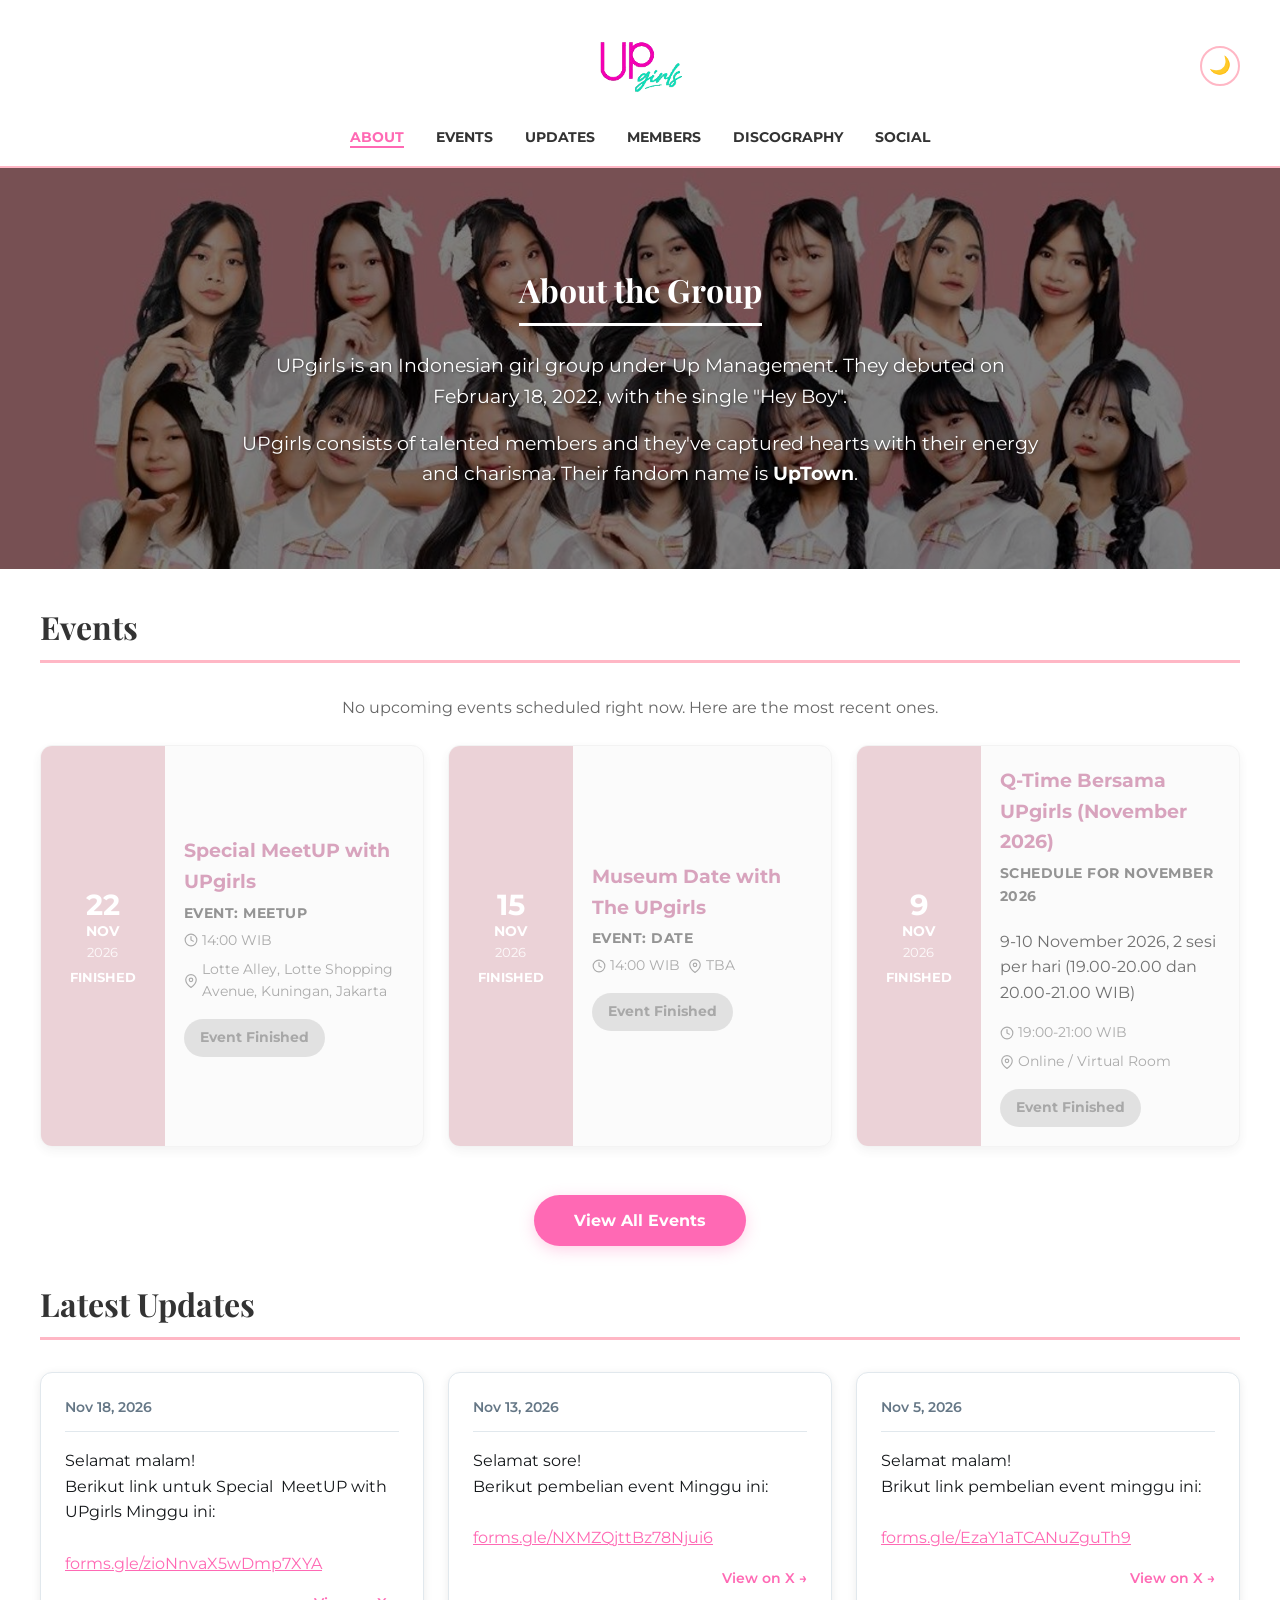
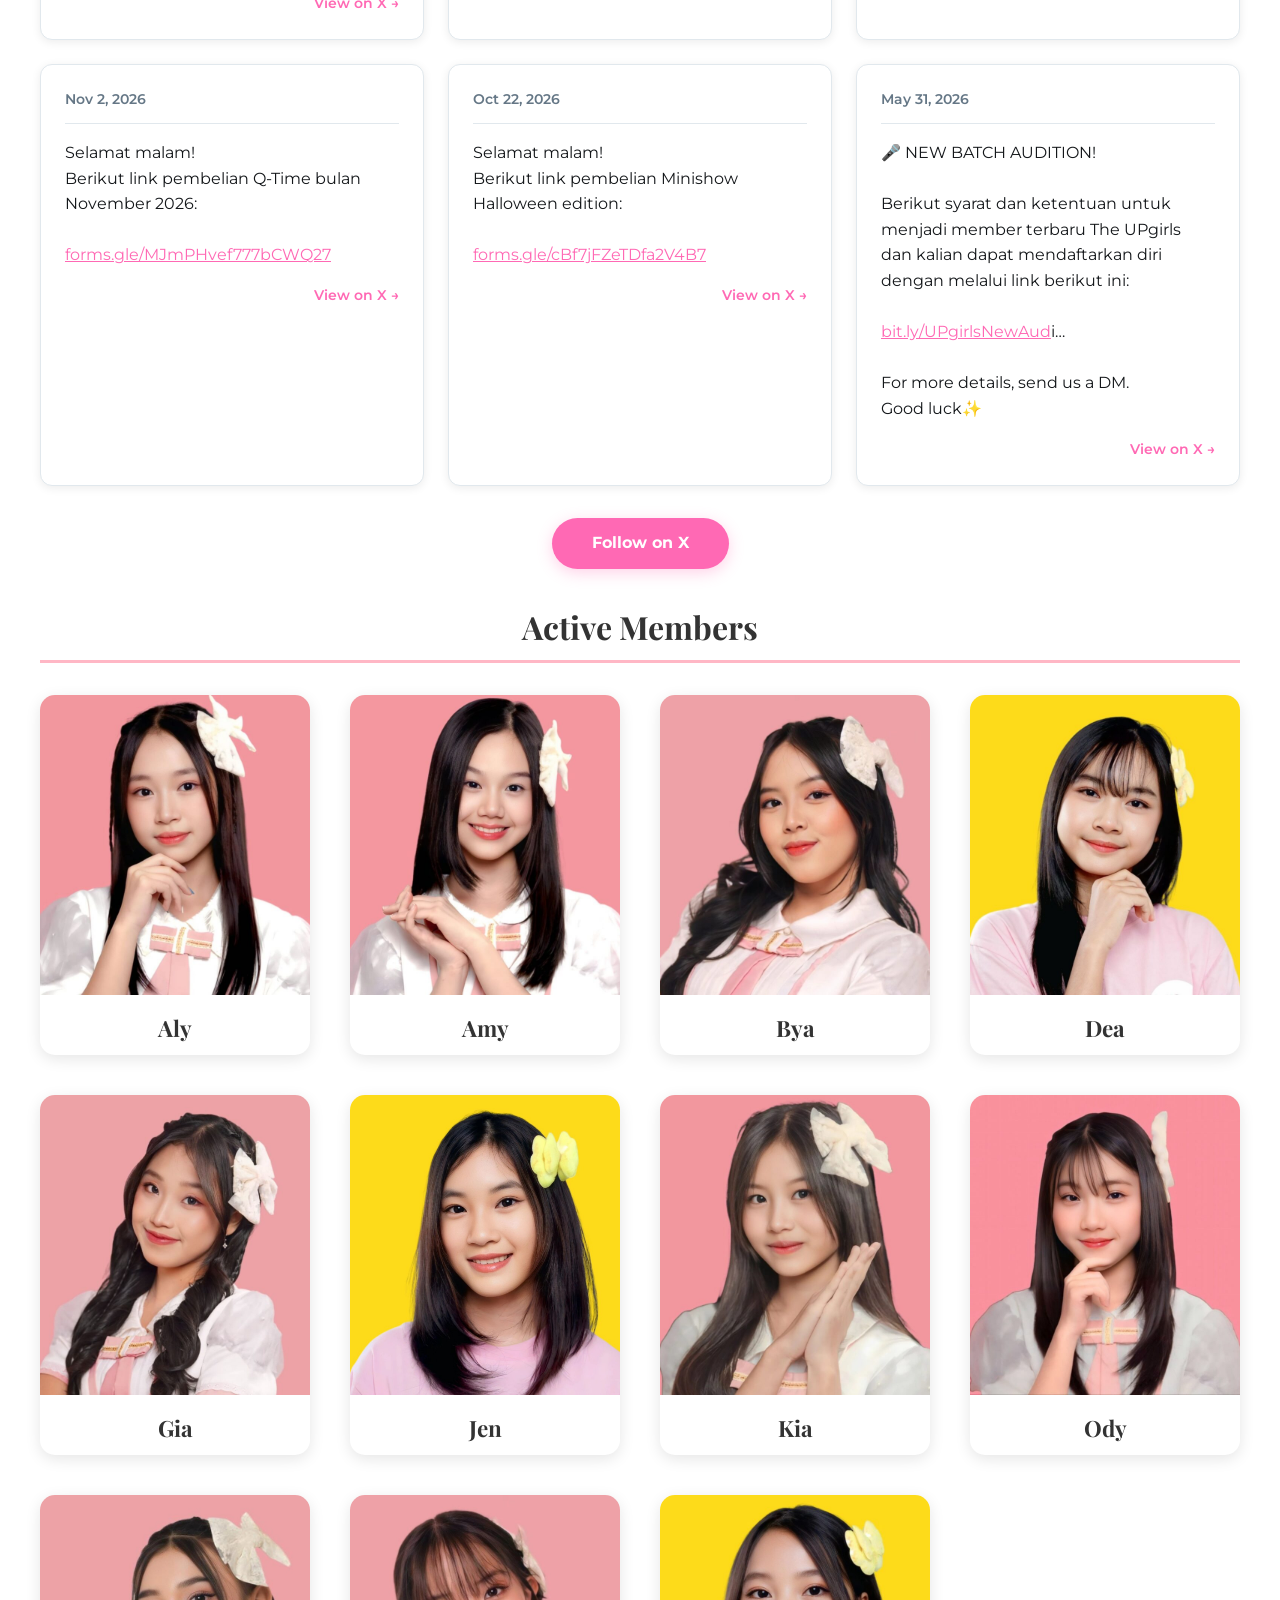
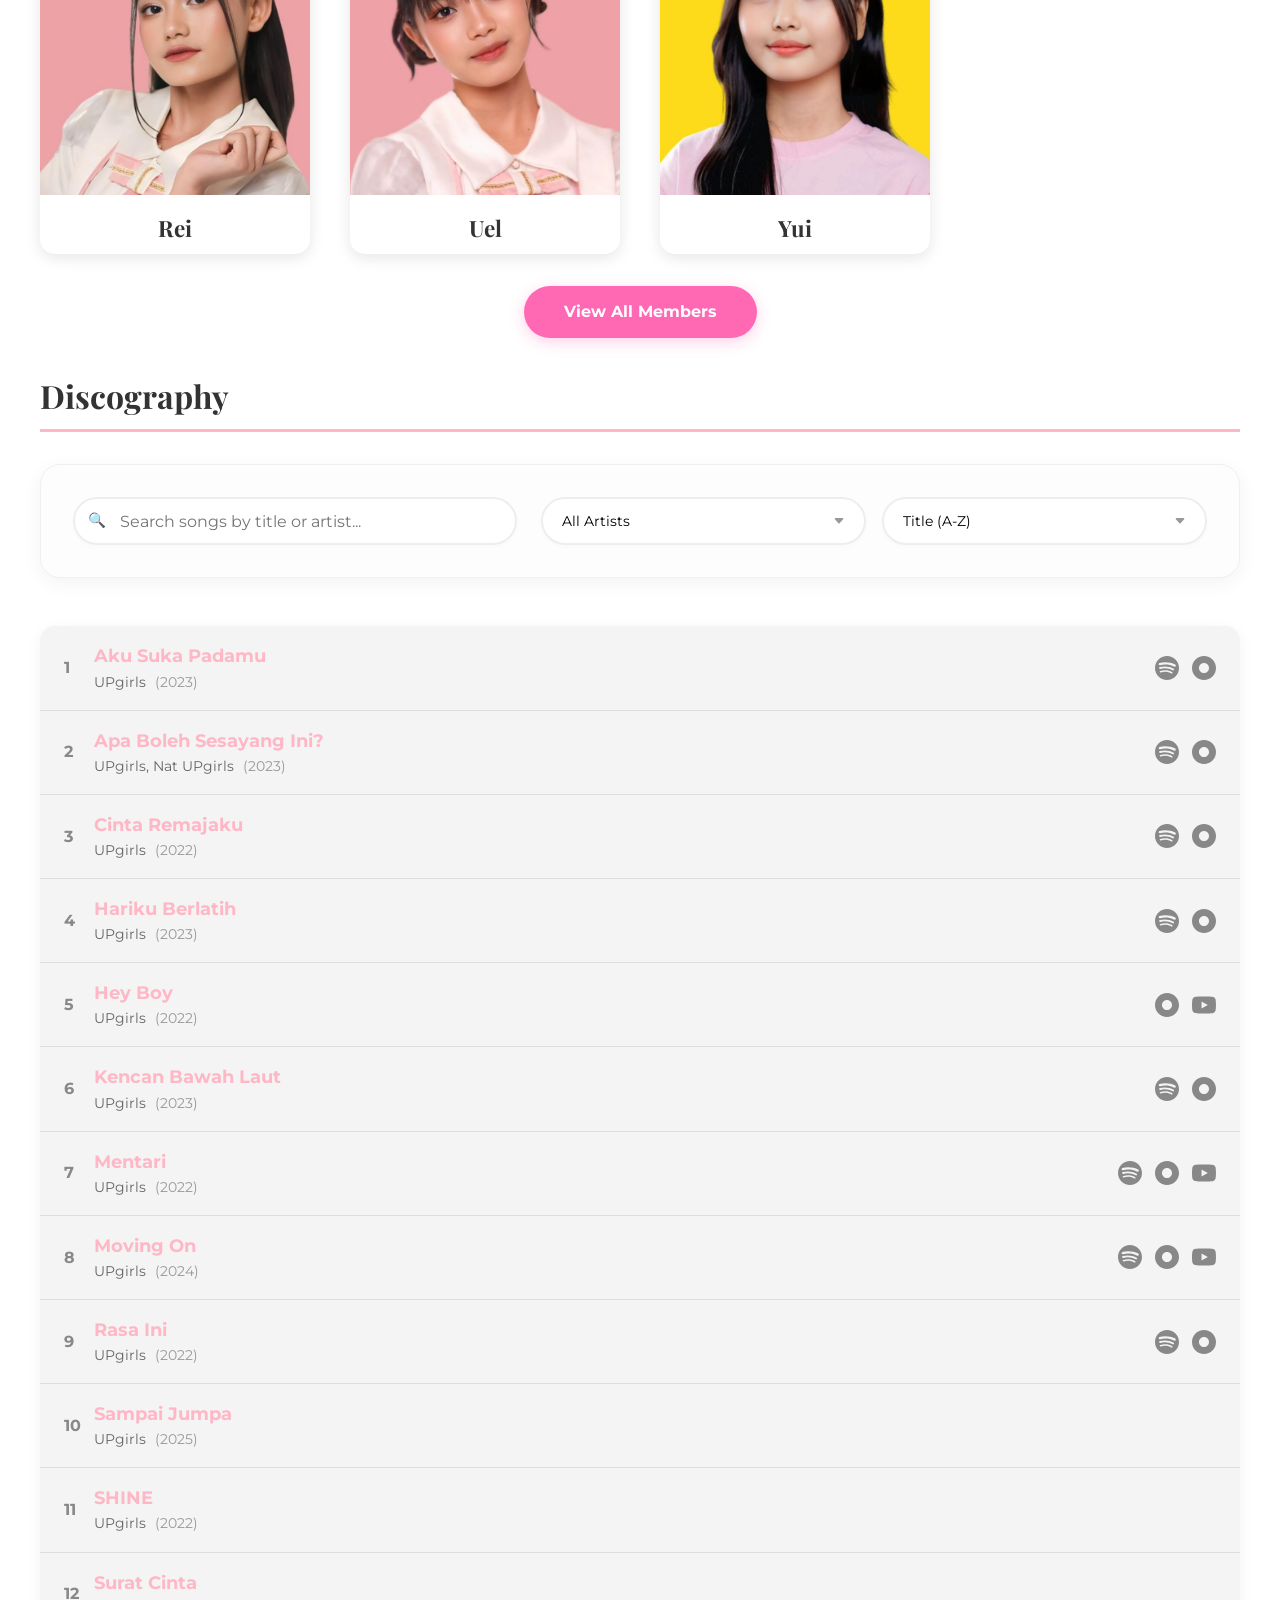
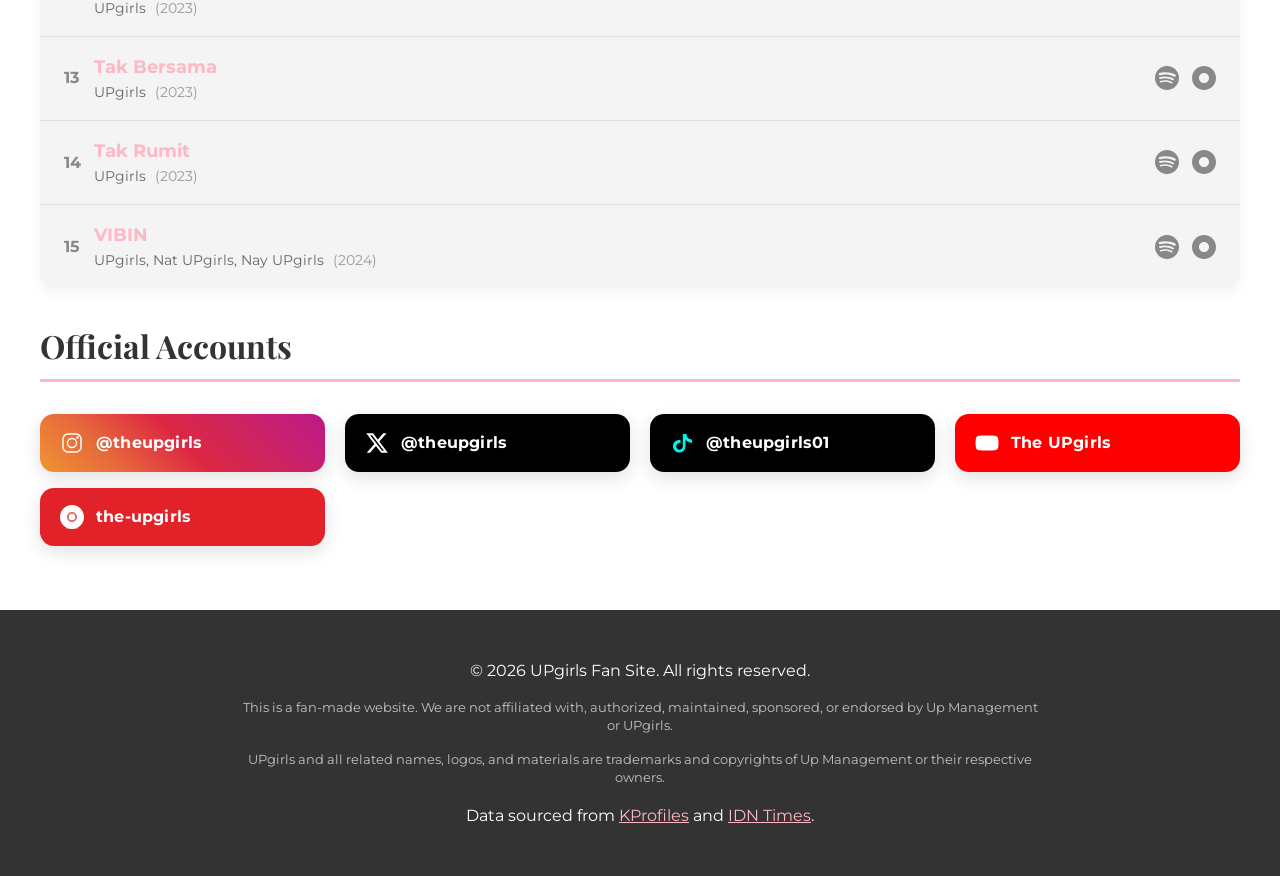
<file: index.html>
<!DOCTYPE html>
<html lang="en">
<head>
    <meta charset="UTF-8">
    <meta name="viewport" content="width=device-width, initial-scale=1.0">
    <title>UPgirls Fan Site - Profil Member, Jadwal Event &amp; Diskografi</title>
    <meta name="google-site-verification" content="wc5ZTNAR9oNdQoBVTrMhU-v7YvQafwXeLlcJm7DurkE">
    <meta name="description" content="Fan site tidak resmi UPgirls, girl group Indonesia di bawah Up Management. Profil member, jadwal event, dan diskografi. Fandom: UpTown.">
    <meta name="twitter:card" content="summary_large_image">
    <link rel="canonical" href="https://starxgazer.github.io/upgirls/">
    <meta property="og:type" content="website">
    <meta property="og:site_name" content="UPgirls Fan Site">
    <meta property="og:title" content="UPgirls Fan Site - Profil Member, Jadwal Event &amp; Diskografi">
    <meta property="og:description" content="Fan site tidak resmi UPgirls, girl group Indonesia di bawah Up Management. Profil member, jadwal event, dan diskografi. Fandom: UpTown.">
    <meta property="og:url" content="https://starxgazer.github.io/upgirls/">
    <meta property="og:image" content="https://starxgazer.github.io/upgirls/images/UPgirls_All_Member.jpg">
    <link rel="icon" href="images/UPgirls_Logo.png">
    <script>try{var t=localStorage.getItem('theme');if(t){document.documentElement.dataset.theme=t}else if(window.matchMedia('(prefers-color-scheme: dark)').matches){document.documentElement.dataset.theme='dark'}}catch(e){}</script>
    <link rel="stylesheet" href="styles.css">
    <link rel="preconnect" href="https://fonts.googleapis.com">
    <link rel="preconnect" href="https://fonts.gstatic.com" crossorigin>
    <link href="https://fonts.googleapis.com/css2?family=Montserrat:wght@400;700&family=Playfair+Display:ital,wght@0,700;1,700&display=swap" rel="stylesheet">
</head>
<body>
    <header>
        <div class="container">
            <h1 class="logo-container"><a href="index.html" style="text-decoration: none; color: inherit; display: flex; align-items: center; flex-direction: column;">
                <img src="images/UPgirls_Logo.png" alt="UPgirls Logo" class="header-logo">
            </a></h1>
            <nav>
                <ul>
                    <li><a href="#about">About</a></li>
                    <li><a href="#shows">Events</a></li>
                    <li><a href="#updates">Updates</a></li>
                    <li><a href="#members">Members</a></li>
                    <li><a href="#discography">Discography</a></li>
                    <li><a href="#social">Social</a></li>
                </ul>
            </nav>
        </div>
    </header>

    <main>
        <section id="about">
            <div class="container">
                <h3>About the Group</h3>
                <p>UPgirls is an Indonesian girl group under Up Management. They debuted on February 18, 2022, with the single "Hey Boy".</p>
                <p>UPgirls consists of talented members and they've captured hearts with their energy and charisma. Their fandom name is <strong>UpTown</strong>.</p>
            </div>
        </section>

        <section id="shows" class="container">
            <h3>Events</h3>
            <div id="next-event" class="next-event" style="display: none;" aria-live="polite"></div>
            <p id="shows-note" class="section-subtitle"></p>
            <div id="shows-list" class="shows-grid">
                <!-- Shows will be loaded here via JS -->
            </div>
            <div class="shows-view-all">
                <a href="all-events.html" class="view-all-link">View All Events</a>
            </div>
        </section>

        <section id="updates" class="container">
            <h3>Latest Updates</h3>
            <div id="tweets-container" class="tweets-grid">
                <!-- Latest posts will be loaded here via JS -->
            </div>
            <div class="shows-view-all">
                <a href="https://x.com/theupgirls" class="view-all-link" target="_blank" rel="noopener">Follow on X</a>
            </div>
        </section>

        <section id="members" class="container">
            <div id="active-members-section">
                <h3 style="text-align: center; margin-bottom: 2rem;">Active Members</h3>
                
                <div id="active-members-grid" class="grid">
                    <!-- Active members will be loaded here via JS -->
                </div>
            </div>

            <div id="trainee-members-section" style="margin-top: 60px;">
                <h3 style="text-align: center; margin-bottom: 2rem;">Trainee Members</h3>
                
                <div id="trainee-members-grid" class="grid">
                    <!-- Trainee members will be loaded here via JS -->
                </div>
            </div>

            <div class="shows-view-all">
                <a href="all-members.html" class="view-all-link">View All Members</a>
            </div>
        </section>

        <section id="discography" class="container">
            <h3>Discography</h3>
            
            <div class="controls discography-controls">
                <div class="search-box">
                    <input type="text" id="song-search" placeholder="Search songs by title or artist...">
                </div>
                <div class="filter-sort-box">
                    <select id="artist-filter">
                        <option value="all">All Artists</option>
                        <option value="upgirls">UPgirls Only</option>
                        <option value="solo">With Featured Members</option>
                    </select>
                    <select id="song-sort-order">
                        <option value="asc">Title (A-Z)</option>
                        <option value="desc">Title (Z-A)</option>
                    </select>
                </div>
            </div>

            <div id="discography-list" class="discography-list">
                <!-- Songs will be loaded here via JS -->
            </div>

            <div id="no-songs-results" class="no-results" style="display: none;">
                <p>No songs found matching your search criteria.</p>
            </div>
        </section>

        <section id="social" class="container">
            <h3>Official Accounts</h3>
            <ul class="social-links pretty">
                <li>
                    <a class="social instagram" href="https://www.instagram.com/theupgirls/" target="_blank" rel="noopener">
                        <span class="icon" aria-hidden="true">
                            <svg viewBox="0 0 24 24" xmlns="http://www.w3.org/2000/svg" fill="none" stroke="currentColor" stroke-width="1.5">
                                <rect x="3" y="3" width="18" height="18" rx="5"/>
                                <circle cx="12" cy="12" r="4.5"/>
                                <circle cx="17.5" cy="6.5" r="1.3" fill="currentColor" stroke="none"/>
                            </svg>
                        </span>
                        <span class="label">@theupgirls</span>
                    </a>
                </li>
                <li>
                    <a class="social twitter" href="https://x.com/theupgirls" target="_blank" rel="noopener">
                        <span class="icon" aria-hidden="true">
                            <svg viewBox="0 0 24 24" xmlns="http://www.w3.org/2000/svg" fill="currentColor">
                                <path d="M18.244 2.25h3.308l-7.227 8.26 8.502 11.24H16.17l-5.214-6.817L4.99 21.75H1.68l7.73-8.835L1.254 2.25H8.08l4.713 6.231zm-1.161 17.52h1.833L7.084 4.126H5.117z"/>
                            </svg>
                        </span>
                        <span class="label">@theupgirls</span>
                    </a>
                </li>
                <li>
                    <a class="social tiktok" href="https://www.tiktok.com/@theupgirls01" target="_blank" rel="noopener">
                        <span class="icon" aria-hidden="true">
                            <svg viewBox="0 0 24 24" xmlns="http://www.w3.org/2000/svg" fill="currentColor">
                                <path d="M16.5 3a5.5 5.5 0 0 0 .1 1.1 5.5 5.5 0 0 0 4.4 4.4c.3 0 .7.1 1.1.1V12a9 9 0 0 1-6.6-2.9v6.2a6.3 6.3 0 1 1-5-6.2v3.1a3.3 3.3 0 1 0 2.3 3.2V3h3.7Z"/>
                            </svg>
                        </span>
                        <span class="label">@theupgirls01</span>
                    </a>
                </li>
                <li>
                    <a class="social youtube" href="https://www.youtube.com/channel/UCDA-44dErgZSm2qpo9dTrcA" target="_blank" rel="noopener">
                        <span class="icon" aria-hidden="true">
                            <svg viewBox="0 0 24 24" xmlns="http://www.w3.org/2000/svg" fill="currentColor">
                                <path d="M23 7.1a3 3 0 0 0-2.1-2.1C19 4.5 12 4.5 12 4.5s-7 0-8.9.5A3 3 0 0 0 1 7.1 31.7 31.7 0 0 0 .5 12a31.7 31.7 0 0 0 .5 4.9 3 3 0 0 0 2.1 2.1c1.9.5 8.9.5 8.9.5s7 0 8.9-.5a3 3 0 0 0 2.1-2.1c.5-1.9.5-4.9.5-4.9s0-3-.5-4.9Z"/>
                                <path d="M9.8 15.3v-6l6 3-6 3Z" fill="#fff"/>
                            </svg>
                        </span>
                        <span class="label">The UPgirls</span>
                    </a>
                </li>
                <li>
                    <a class="social idn" href="https://www.idn.app/the-upgirls" target="_blank" rel="noopener">
                        <span class="icon" aria-hidden="true">
                            <svg viewBox="0 0 24 24" xmlns="http://www.w3.org/2000/svg" fill="currentColor">
                                <path d="M12 0C5.373 0 0 5.373 0 12s5.373 12 12 12 12-5.373 12-12S18.627 0 12 0zm0 17.022c-2.774 0-5.022-2.248-5.022-5.022S9.226 6.978 12 6.978s5.022 2.248 5.022 5.022-2.248 5.022-5.022 5.022z"/><circle cx="12" cy="12" r="3.2"/><path d="M12 4.407c-4.187 0-7.593 3.406-7.593 7.593s3.406 7.593 7.593 7.593 7.593-3.406 7.593-7.593-3.406-7.593-7.593-7.593zm0 13.586c-3.305 0-6 2.695-6 6s2.695 6 6 6 6-2.695 6-6-2.695-6-6-6z" opacity=".3"/></svg>
                        </span>
                        <span class="label">the-upgirls</span>
                    </a>
                </li>
            </ul>
        </section>
    </main>

    <footer>
        <div class="container">
            <p>&copy; <span id="current-year">2026</span> UPgirls Fan Site. All rights reserved.</p>
            <p class="fan-made-notice">This is a fan-made website. We are not affiliated with, authorized, maintained, sponsored, or endorsed by Up Management or UPgirls.</p>
            <p class="trademark-notice">UPgirls and all related names, logos, and materials are trademarks and copyrights of Up Management or their respective owners.</p>
            <p>Data sourced from <a href="https://kprofiles.com/upgirls-members-profile/" target="_blank">KProfiles</a> and <a href="https://www.idntimes.com/hype/entertainment/profil-member-upgirls-q9t02-00-6sxgf-fmvt4h" target="_blank">IDN Times</a>.</p>
        </div>
    </footer>

    <script src="script.js"></script>
    <script data-goatcounter="https://starxgazer.goatcounter.com/count"
            async src="//gc.zgo.at/count.js"></script>
</body>
</html>
</file>
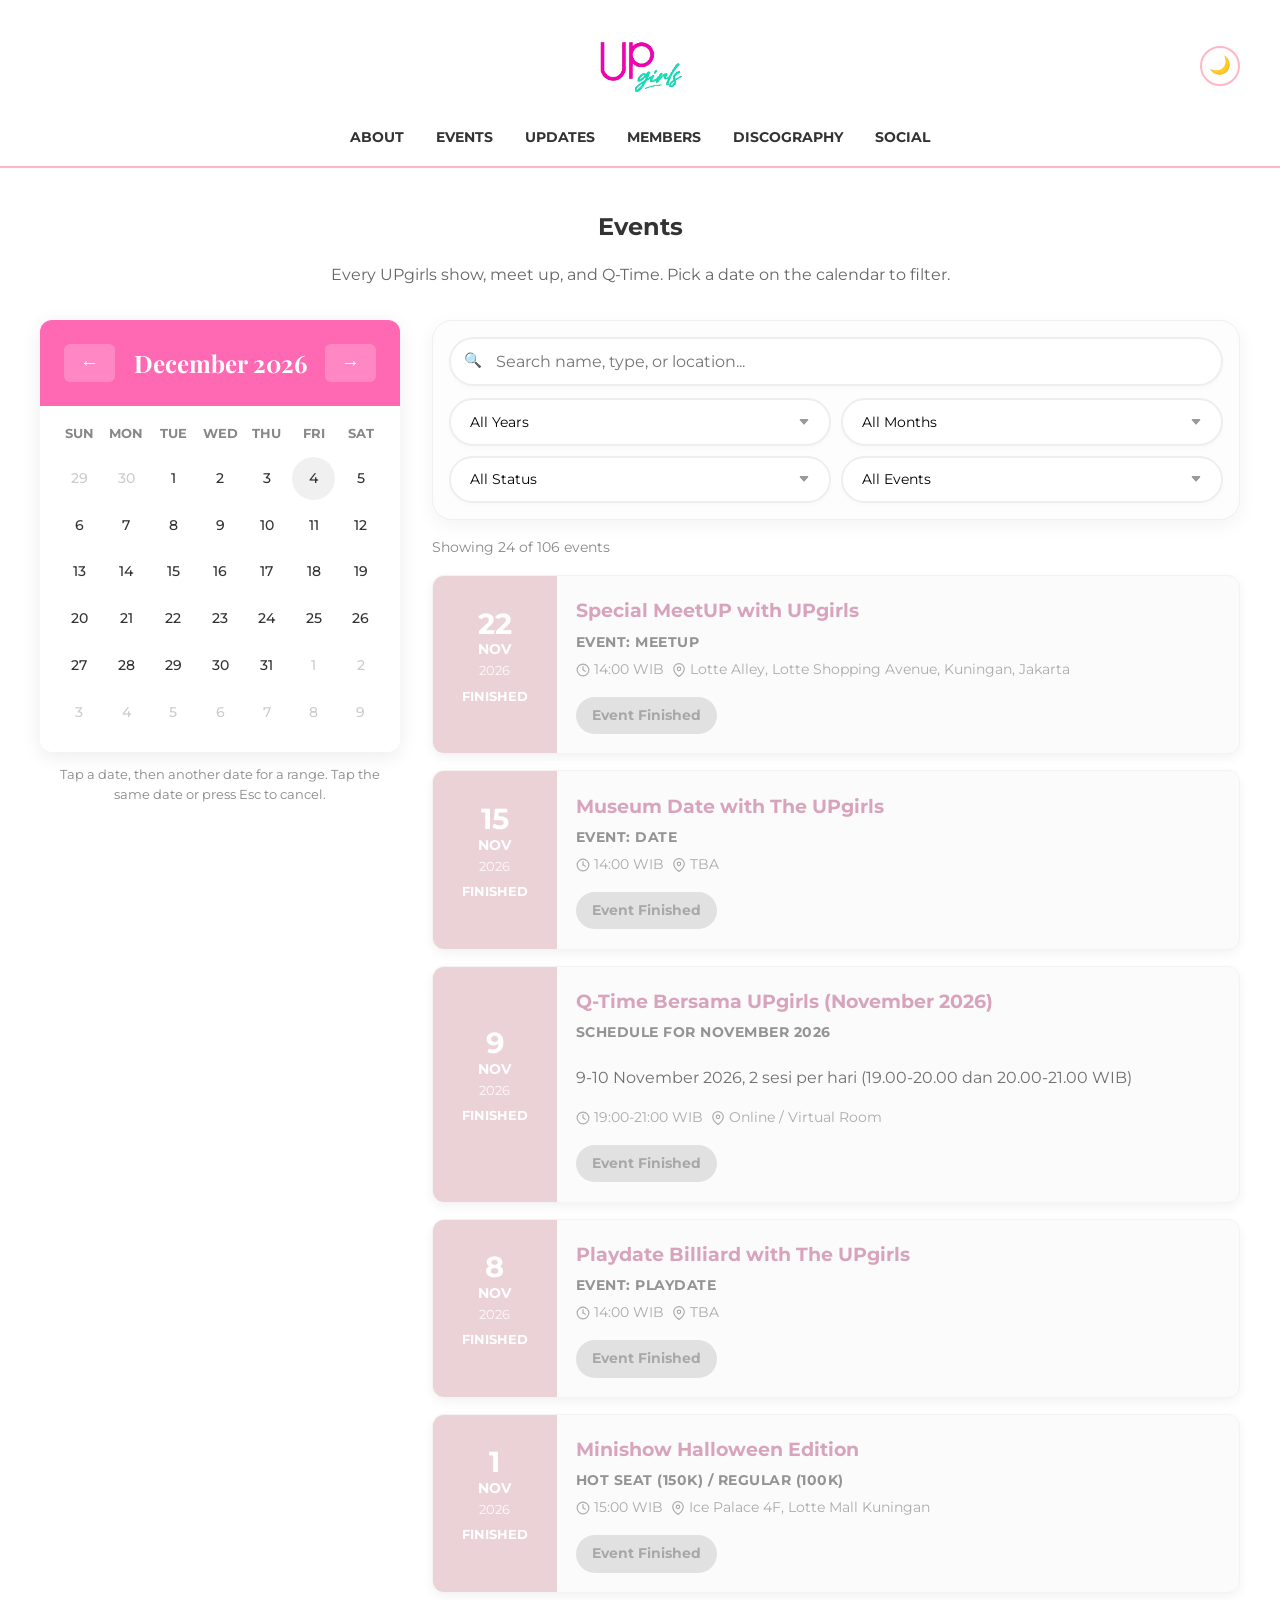
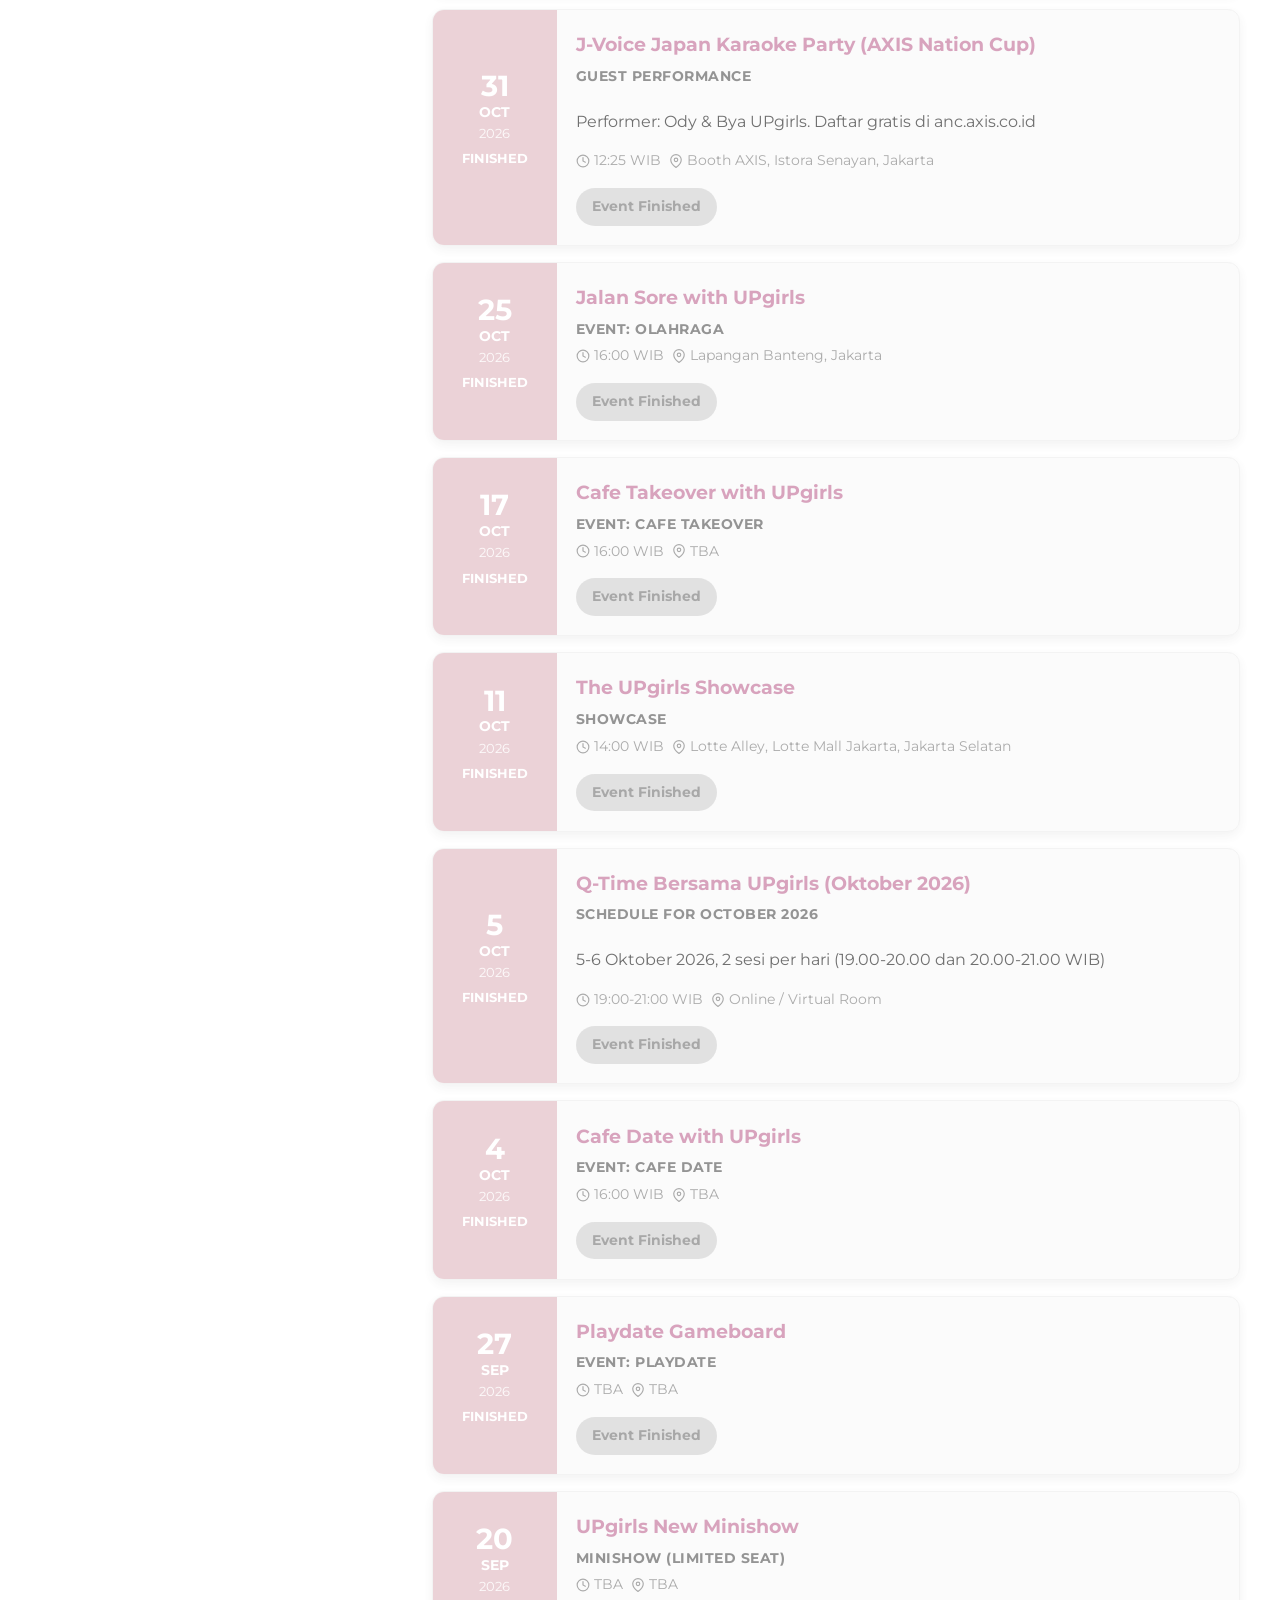
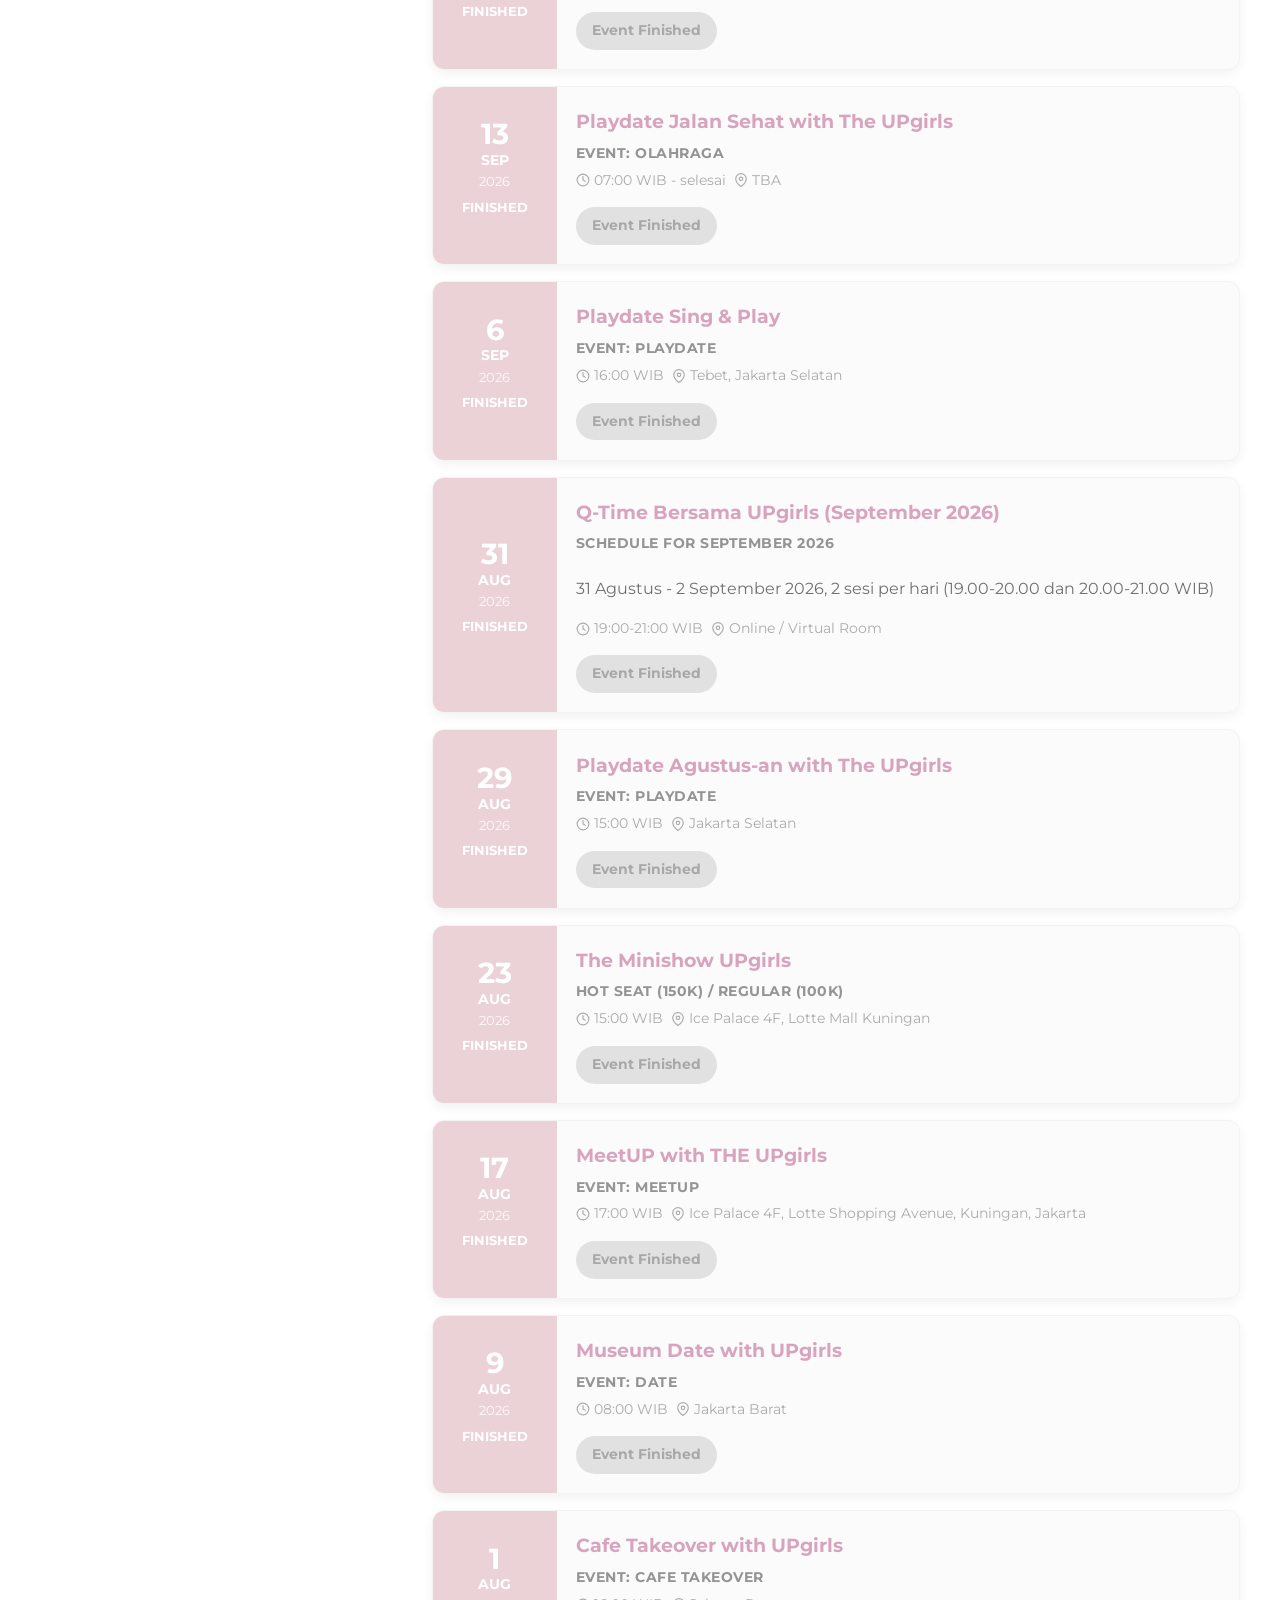
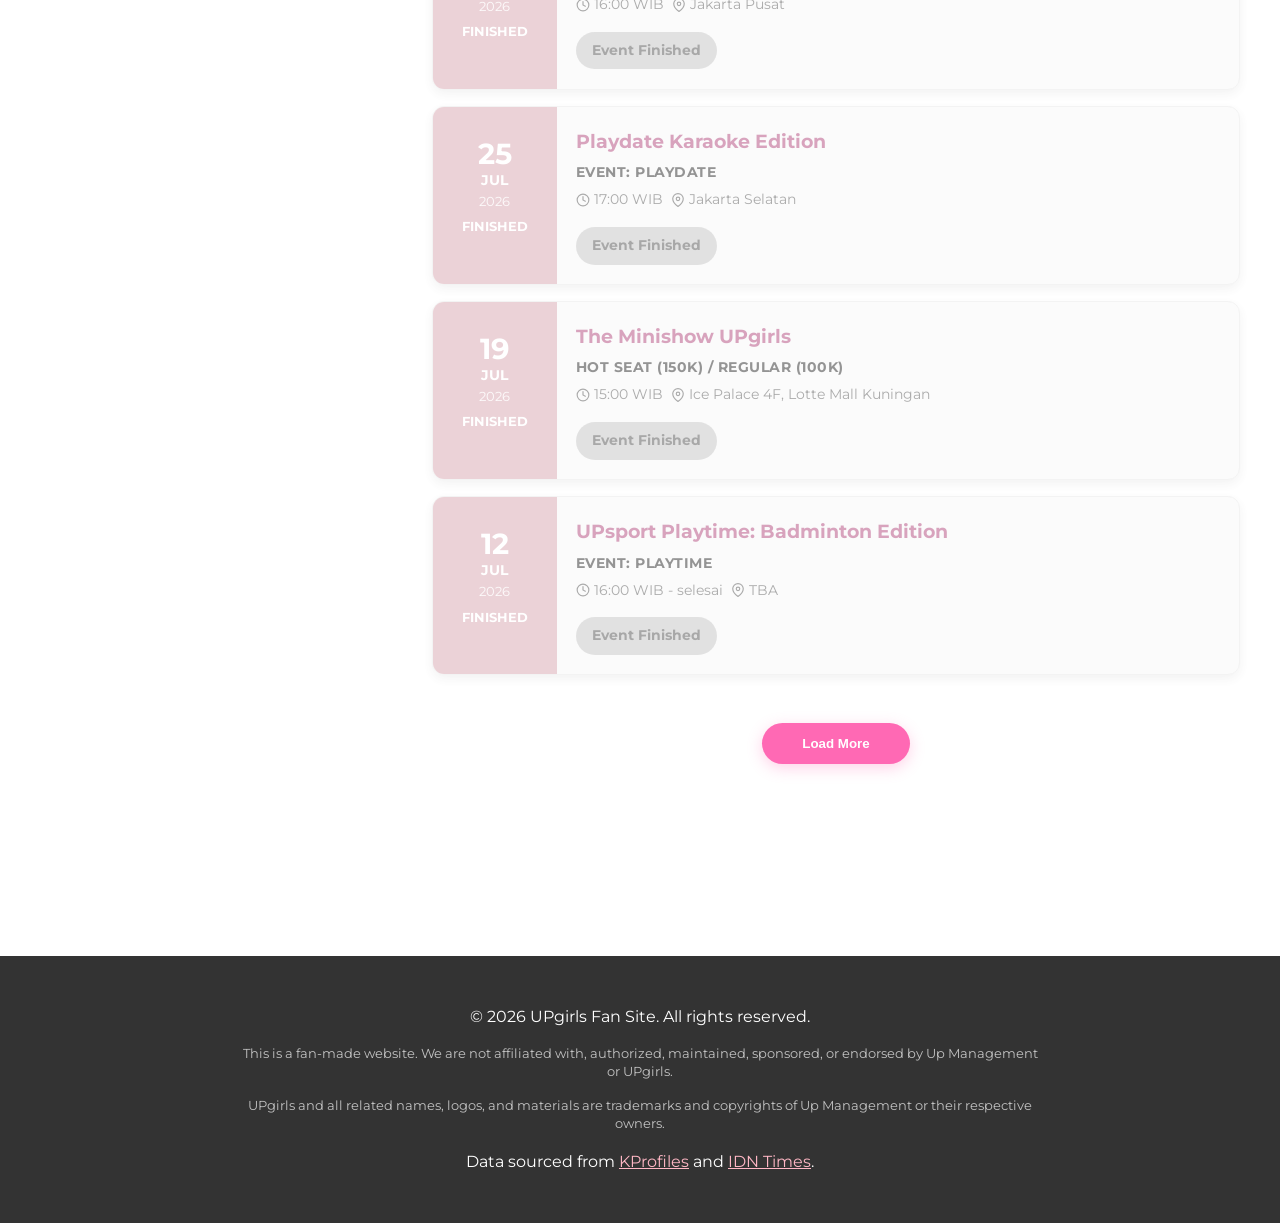
<file: all-events.html>
<!DOCTYPE html>
<html lang="en">
<head>
    <meta charset="UTF-8">
    <meta name="viewport" content="width=device-width, initial-scale=1.0">
    <title>All Events - UPgirls Fan Site</title>
    <meta name="description" content="Kalender dan daftar lengkap event UPgirls: minishow, meet up, playdate, Q-Time, dan audisi.">
    <link rel="canonical" href="https://starxgazer.github.io/upgirls/all-events.html">
    <meta property="og:type" content="website">
    <meta property="og:site_name" content="UPgirls Fan Site">
    <meta property="og:title" content="All Events - UPgirls Fan Site">
    <meta property="og:description" content="Kalender dan daftar lengkap event UPgirls: minishow, meet up, playdate, Q-Time, dan audisi.">
    <meta property="og:url" content="https://starxgazer.github.io/upgirls/all-events.html">
    <meta property="og:image" content="https://starxgazer.github.io/upgirls/images/UPgirls_All_Member.jpg">
    <meta name="twitter:card" content="summary_large_image">
    <link rel="icon" href="images/UPgirls_Logo.png">
    <script>try{var t=localStorage.getItem('theme');if(t){document.documentElement.dataset.theme=t}else if(window.matchMedia('(prefers-color-scheme: dark)').matches){document.documentElement.dataset.theme='dark'}}catch(e){}</script>
    <link rel="stylesheet" href="styles.css">
    <link rel="preconnect" href="https://fonts.googleapis.com">
    <link rel="preconnect" href="https://fonts.gstatic.com" crossorigin>
    <link href="https://fonts.googleapis.com/css2?family=Montserrat:wght@400;700&family=Playfair+Display:ital,wght@0,700;1,700&display=swap" rel="stylesheet">
</head>
<body class="subpage">
    <header>
        <div class="container">
            <h1 class="logo-container"><a href="index.html" style="text-decoration: none; color: inherit; display: flex; align-items: center; flex-direction: column;">
                <img src="images/UPgirls_Logo.png" alt="UPgirls Logo" class="header-logo">
            </a></h1>
            <nav>
                <ul>
                    <li><a href="index.html#about">About</a></li>
                    <li><a href="index.html#shows">Events</a></li>
                    <li><a href="index.html#updates">Updates</a></li>
                    <li><a href="index.html#members">Members</a></li>
                    <li><a href="index.html#discography">Discography</a></li>
                    <li><a href="index.html#social">Social</a></li>
                </ul>
            </nav>
        </div>
    </header>

    <main class="container page-content events-page">
        <section id="all-events-section">
            <h2 class="section-title">Events</h2>
            <p class="section-subtitle">Every UPgirls show, meet up, and Q-Time. Pick a date on the calendar to filter.</p>

            <div class="events-layout">
                <aside class="events-calendar">
                    <div id="calendar-container" class="calendar-wrapper">
                        <div class="calendar-header">
                            <button id="prev-month" aria-label="Previous month">&larr;</button>
                            <h3 id="current-month-year">Month Year</h3>
                            <button id="next-month" aria-label="Next month">&rarr;</button>
                        </div>
                        <div id="multi-calendar-view" class="multi-calendar-view">
                            <!-- Calendar is loaded here via JS -->
                        </div>
                    </div>
                    <p class="calendar-hint">Tap a date, then another date for a range. Tap the same date or press Esc to cancel.</p>
                    <div id="date-filter" class="date-filter" style="display: none;">
                        <span id="date-filter-text"></span>
                        <small id="date-filter-hint" class="date-filter-hint"></small>
                        <div class="date-filter-actions">
                            <button type="button" id="date-filter-see" class="see-events">See events ↓</button>
                            <button type="button" id="date-filter-clear">✕ Clear</button>
                        </div>
                    </div>
                </aside>

                <div class="events-main">
                    <div class="controls">
                        <div class="search-box">
                            <input type="text" id="event-search" placeholder="Search name, type, or location..." aria-label="Search events">
                        </div>
                        <div class="filter-sort-box">
                            <select id="event-year-filter" aria-label="Filter by year"></select>
                            <select id="event-month-filter" aria-label="Filter by month"></select>
                            <select id="event-status-filter" aria-label="Filter by status">
                                <option value="all">All Status</option>
                                <option value="upcoming">Upcoming</option>
                                <option value="finished">Finished</option>
                            </select>
                            <select id="event-type-filter" aria-label="Filter by type">
                                <option value="all">All Events</option>
                                <option value="audition">🎤 Auditions</option>
                                <option value="performance">🎭 Shows</option>
                            </select>
                        </div>
                    </div>
                    <p id="events-count" class="events-count" aria-live="polite"></p>

                    <div id="shows-list" class="shows-grid">
                        <!-- Shows will be loaded here via JS -->
                    </div>
                    <div class="shows-view-all">
                        <button type="button" id="events-load-more" class="view-all-link" style="display: none;">Load More</button>
                    </div>
                </div>
            </div>
        </section>
    </main>

    <footer>
        <div class="container">
            <p>&copy; <span id="current-year">2026</span> UPgirls Fan Site. All rights reserved.</p>
            <p class="fan-made-notice">This is a fan-made website. We are not affiliated with, authorized, maintained, sponsored, or endorsed by Up Management or UPgirls.</p>
            <p class="trademark-notice">UPgirls and all related names, logos, and materials are trademarks and copyrights of Up Management or their respective owners.</p>
            <p>Data sourced from <a href="https://kprofiles.com/upgirls-members-profile/" target="_blank">KProfiles</a> and <a href="https://www.idntimes.com/hype/entertainment/profil-member-upgirls-q9t02-00-6sxgf-fmvt4h" target="_blank">IDN Times</a>.</p>
        </div>
    </footer>

    <script src="script.js"></script>
    <script data-goatcounter="https://starxgazer.goatcounter.com/count"
            async src="//gc.zgo.at/count.js"></script>
</body>
</html>
</file>
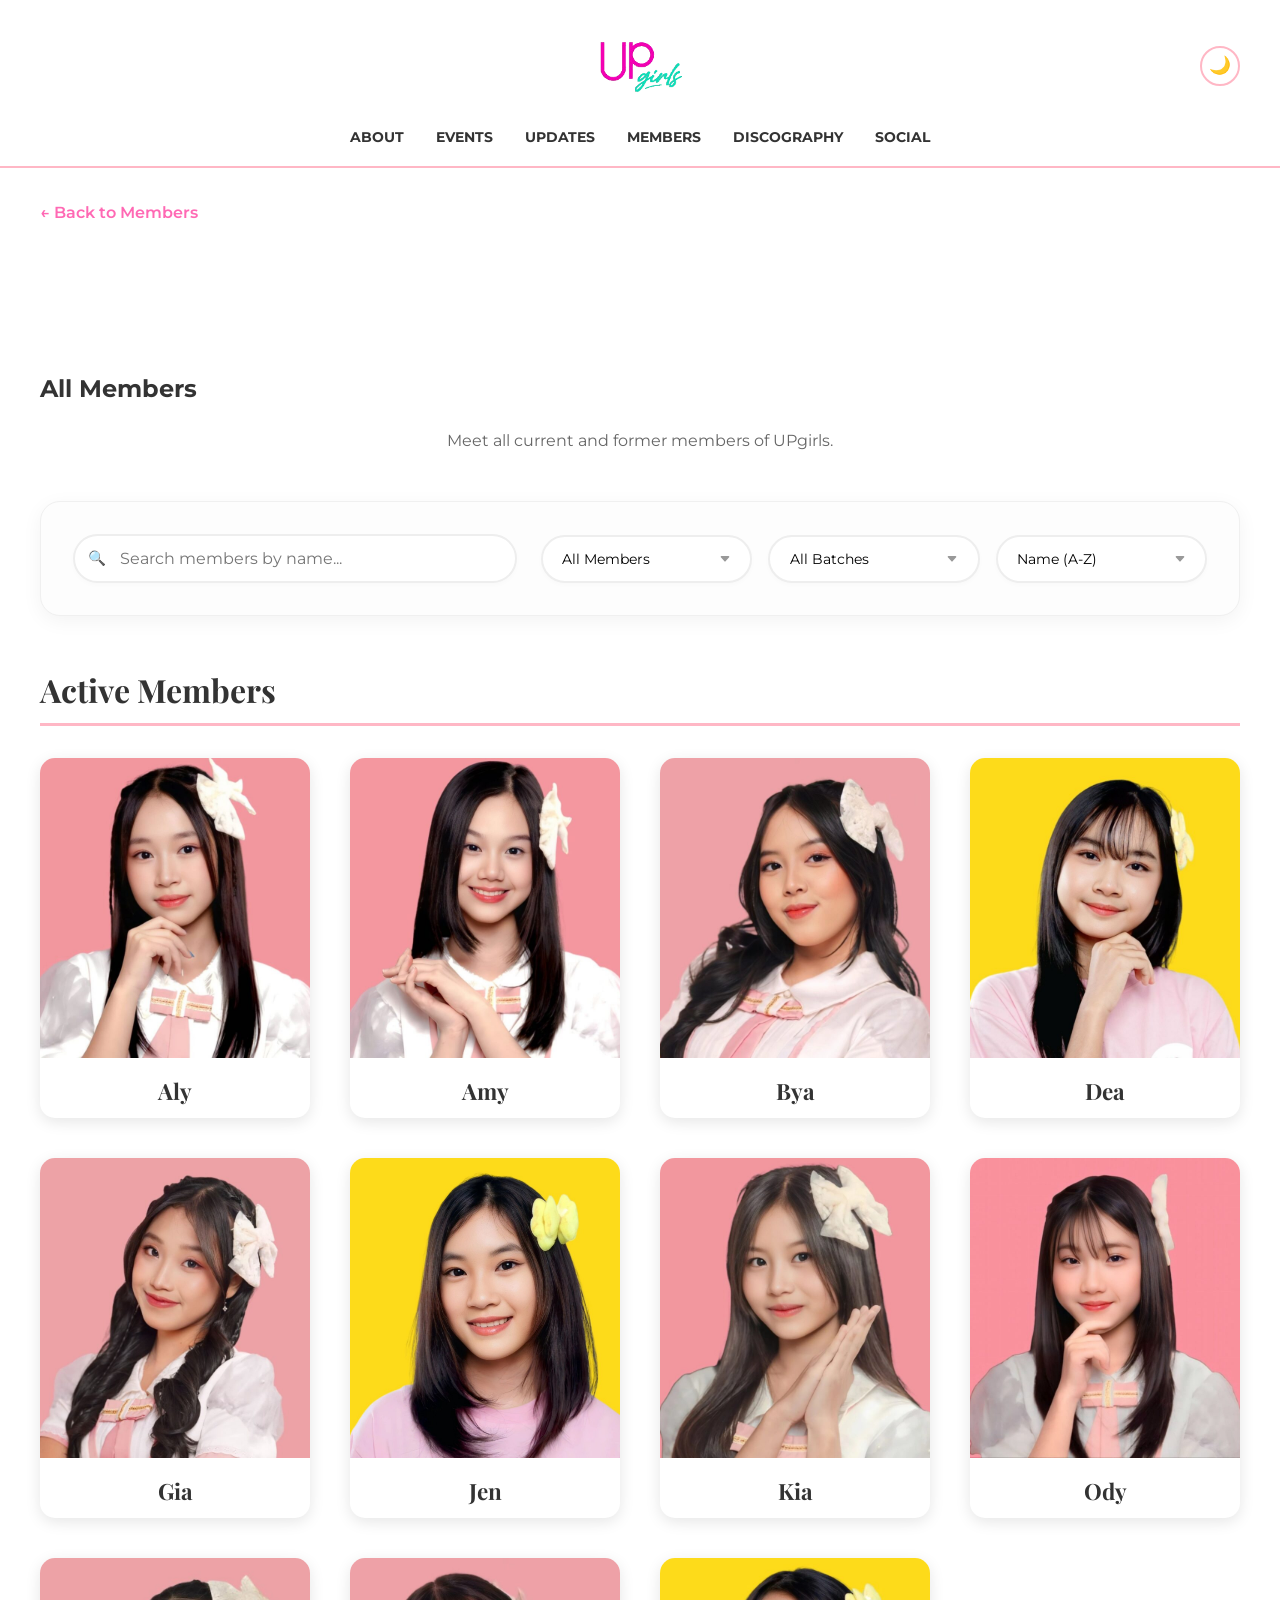
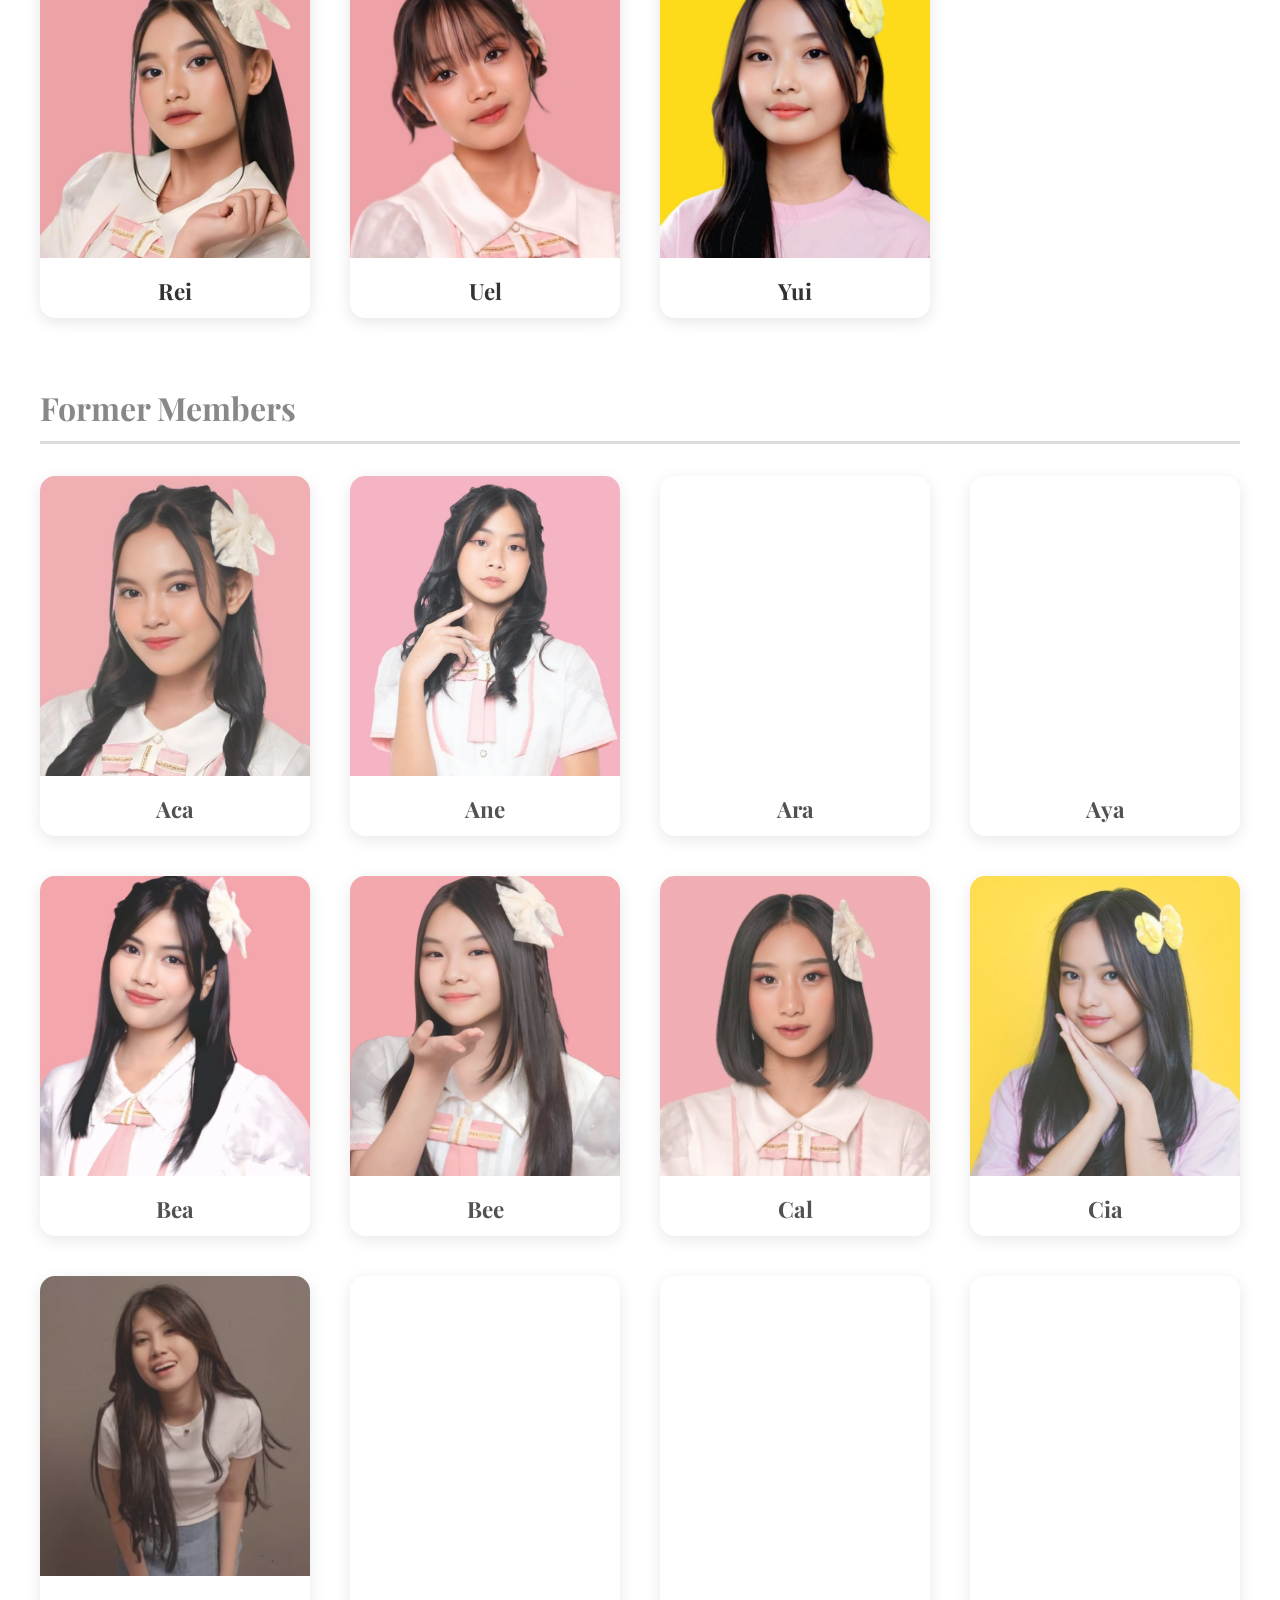
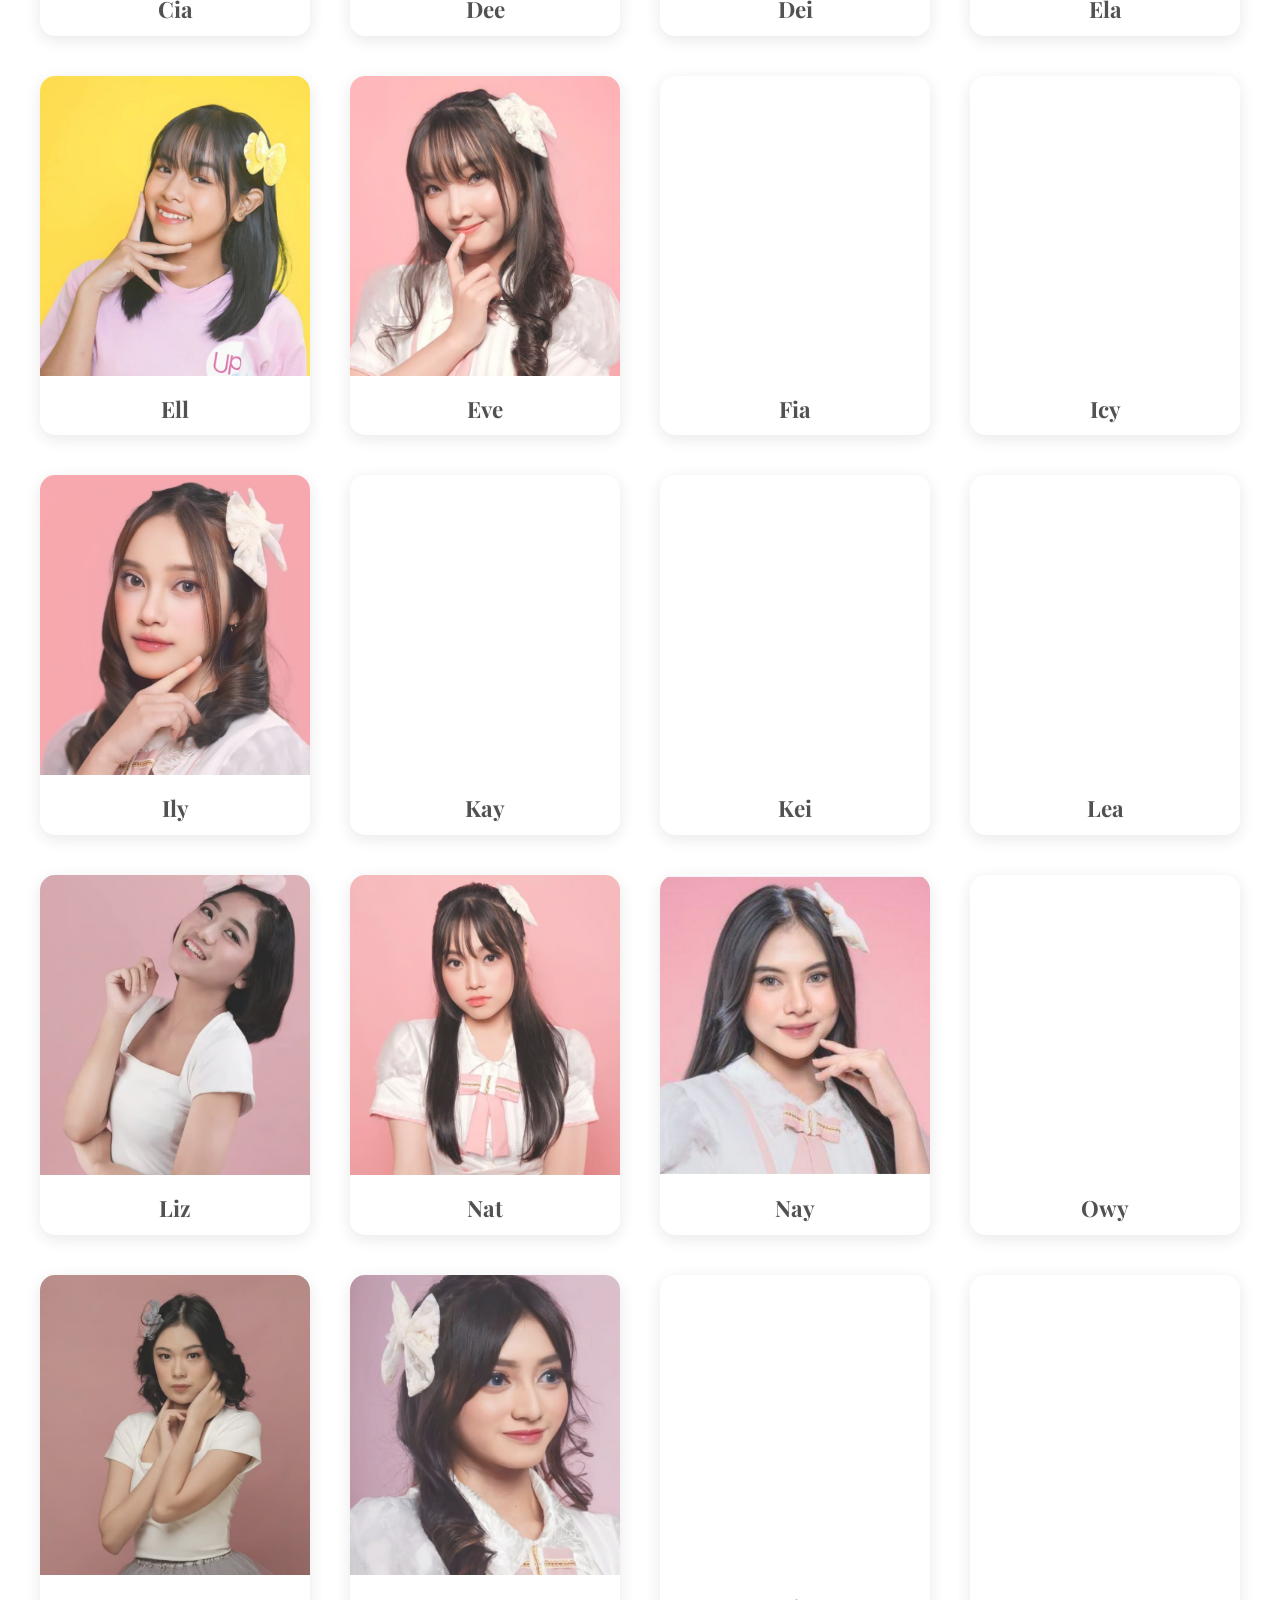
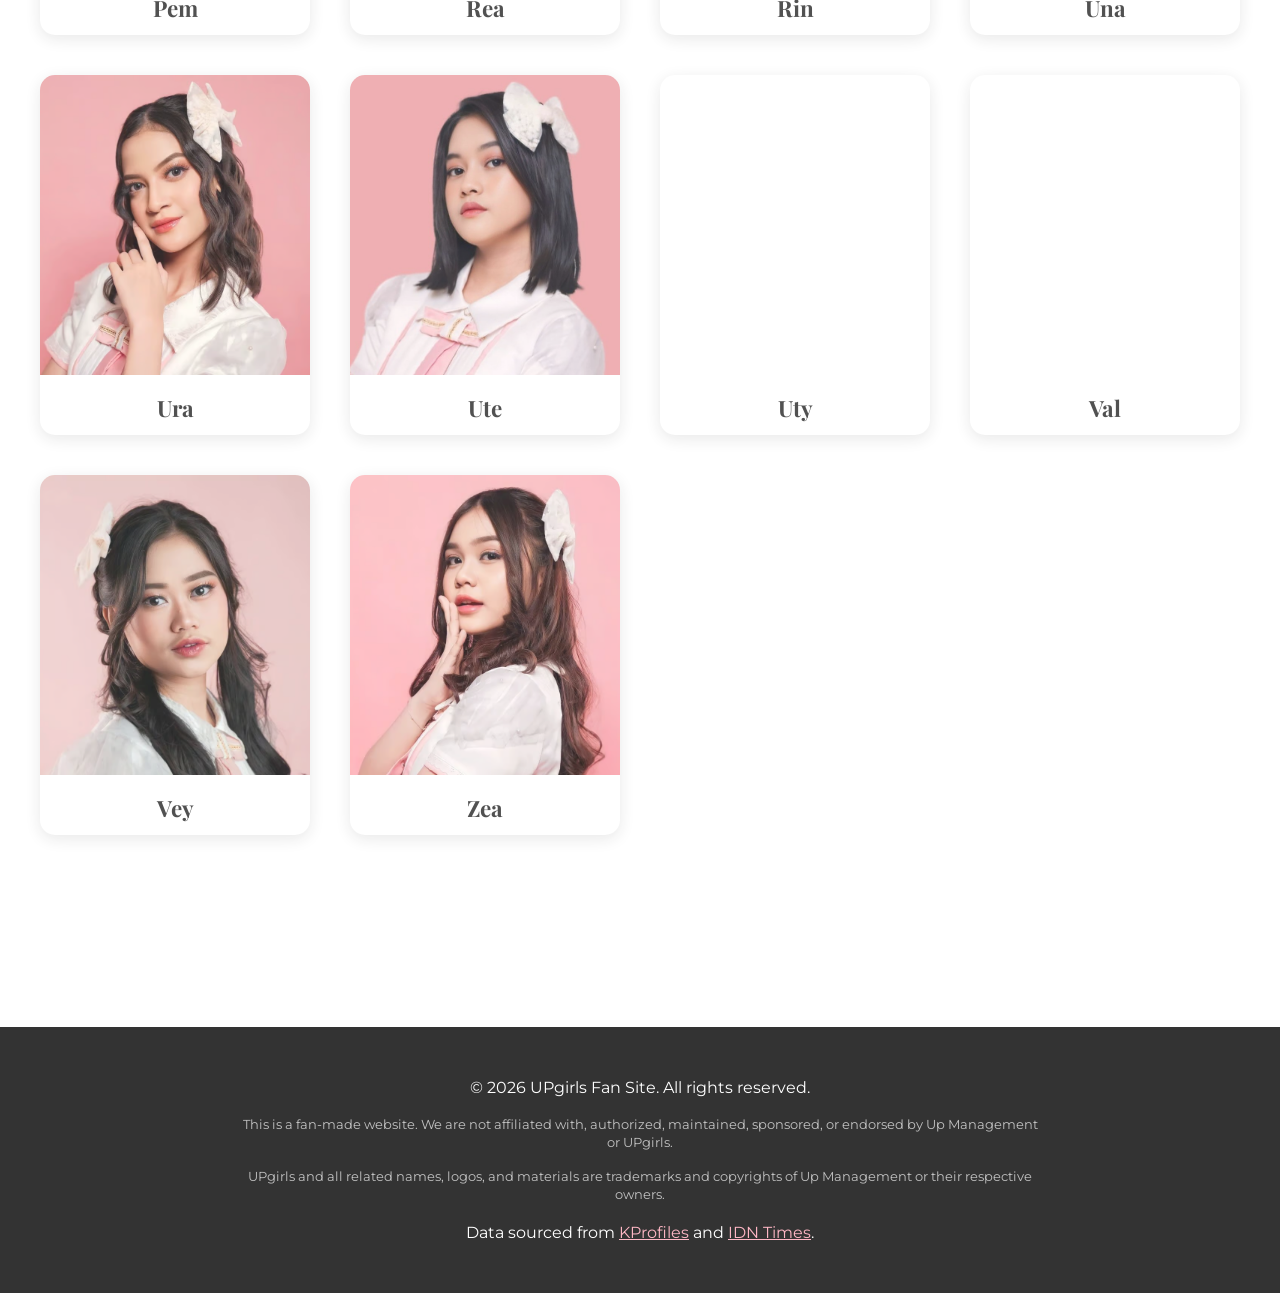
<file: all-members.html>
<!DOCTYPE html>
<html lang="en">
<head>
    <meta charset="UTF-8">
    <meta name="viewport" content="width=device-width, initial-scale=1.0">
    <title>All Members - UPgirls Fan Site</title>
    <meta name="description" content="Semua member UPgirls: aktif, trainee, dan former member. Cari dan filter berdasarkan batch.">
    <link rel="canonical" href="https://starxgazer.github.io/upgirls/all-members.html">
    <meta property="og:type" content="website">
    <meta property="og:site_name" content="UPgirls Fan Site">
    <meta property="og:title" content="All Members - UPgirls Fan Site">
    <meta property="og:description" content="Semua member UPgirls: aktif, trainee, dan former member. Cari dan filter berdasarkan batch.">
    <meta property="og:url" content="https://starxgazer.github.io/upgirls/all-members.html">
    <meta property="og:image" content="https://starxgazer.github.io/upgirls/images/UPgirls_All_Member.jpg">
    <meta name="twitter:card" content="summary_large_image">
    <link rel="icon" href="images/UPgirls_Logo.png">
    <script>try{var t=localStorage.getItem('theme');if(t){document.documentElement.dataset.theme=t}else if(window.matchMedia('(prefers-color-scheme: dark)').matches){document.documentElement.dataset.theme='dark'}}catch(e){}</script>
    <link rel="stylesheet" href="styles.css">
    <link rel="preconnect" href="https://fonts.googleapis.com">
    <link rel="preconnect" href="https://fonts.gstatic.com" crossorigin>
    <link href="https://fonts.googleapis.com/css2?family=Montserrat:wght@400;700&family=Playfair+Display:ital,wght@0,700;1,700&display=swap" rel="stylesheet">
</head>
<body class="subpage">
    <header>
        <div class="container">
            <h1 class="logo-container"><a href="index.html" style="text-decoration: none; color: inherit; display: flex; align-items: center; flex-direction: column;">
                <img src="images/UPgirls_Logo.png" alt="UPgirls Logo" class="header-logo">
            </a></h1>
            <nav>
                <ul>
                    <li><a href="index.html#about">About</a></li>
                    <li><a href="index.html#shows">Events</a></li>
                    <li><a href="index.html#updates">Updates</a></li>
                    <li><a href="index.html#members">Members</a></li>
                    <li><a href="index.html#discography">Discography</a></li>
                    <li><a href="index.html#social">Social</a></li>
                </ul>
            </nav>
        </div>
    </header>

    <main class="container page-content">
        <div class="back-link">
            <a href="index.html#members">&larr; Back to Members</a>
        </div>

        <section id="members-archive">
            <h2 class="section-title">All Members</h2>
            <p class="section-subtitle">Meet all current and former members of UPgirls.</p>

            <div class="controls">
                <div class="search-box">
                    <input type="text" id="member-search" placeholder="Search members by name...">
                </div>
                <div class="filter-sort-box">
                    <select id="status-filter">
                        <option value="all" selected>All Members</option>
                        <option value="active">Active Only</option>
                        <option value="trainee">Trainee Only</option>
                        <option value="former">Former Only</option>
                    </select>
                    <select id="batch-filter">
                        <option value="all">All Batches</option>
                        <option value="1">Batch 1</option>
                        <option value="2">Batch 2</option>
                        <option value="3">Batch 3</option>
                        <option value="4">Batch 4</option>
                        <option value="Trainee">Trainee</option>
                    </select>
                    <select id="sort-order">
                        <option value="asc">Name (A-Z)</option>
                        <option value="desc">Name (Z-A)</option>
                    </select>
                </div>
            </div>

            <div id="active-members-section">
                <h3 class="section-title">Active Members</h3>
                <div id="active-members-grid" class="grid">
                    <!-- Active members will be loaded here via JS -->
                </div>
            </div>

            <div id="trainee-members-section" style="display: none; margin-top: 4rem;">
                <h3 class="section-title">Trainee Members</h3>
                <div id="trainee-members-grid" class="grid">
                    <!-- Trainee members will be loaded here via JS -->
                </div>
            </div>

            <div id="former-members-section" style="display: none; margin-top: 4rem;">
                <h3 class="section-title former-title">Former Members</h3>
                <div id="former-members-grid" class="grid former-grid">
                    <!-- Former members will be loaded here via JS -->
                </div>
            </div>

            <div id="no-results" class="no-results" style="display: none;">
                <p>No members found matching your search criteria.</p>
            </div>
        </section>
    </main>

    <footer>
        <div class="container">
            <p>&copy; <span id="current-year">2026</span> UPgirls Fan Site. All rights reserved.</p>
            <p class="fan-made-notice">This is a fan-made website. We are not affiliated with, authorized, maintained, sponsored, or endorsed by Up Management or UPgirls.</p>
            <p class="trademark-notice">UPgirls and all related names, logos, and materials are trademarks and copyrights of Up Management or their respective owners.</p>
            <p>Data sourced from <a href="https://kprofiles.com/upgirls-members-profile/" target="_blank">KProfiles</a> and <a href="https://www.idntimes.com/hype/entertainment/profil-member-upgirls-q9t02-00-6sxgf-fmvt4h" target="_blank">IDN Times</a>.</p>
        </div>
    </footer>

    <script src="script.js"></script>
    <script data-goatcounter="https://starxgazer.goatcounter.com/count"
            async src="//gc.zgo.at/count.js"></script>
</body>
</html>
</file>
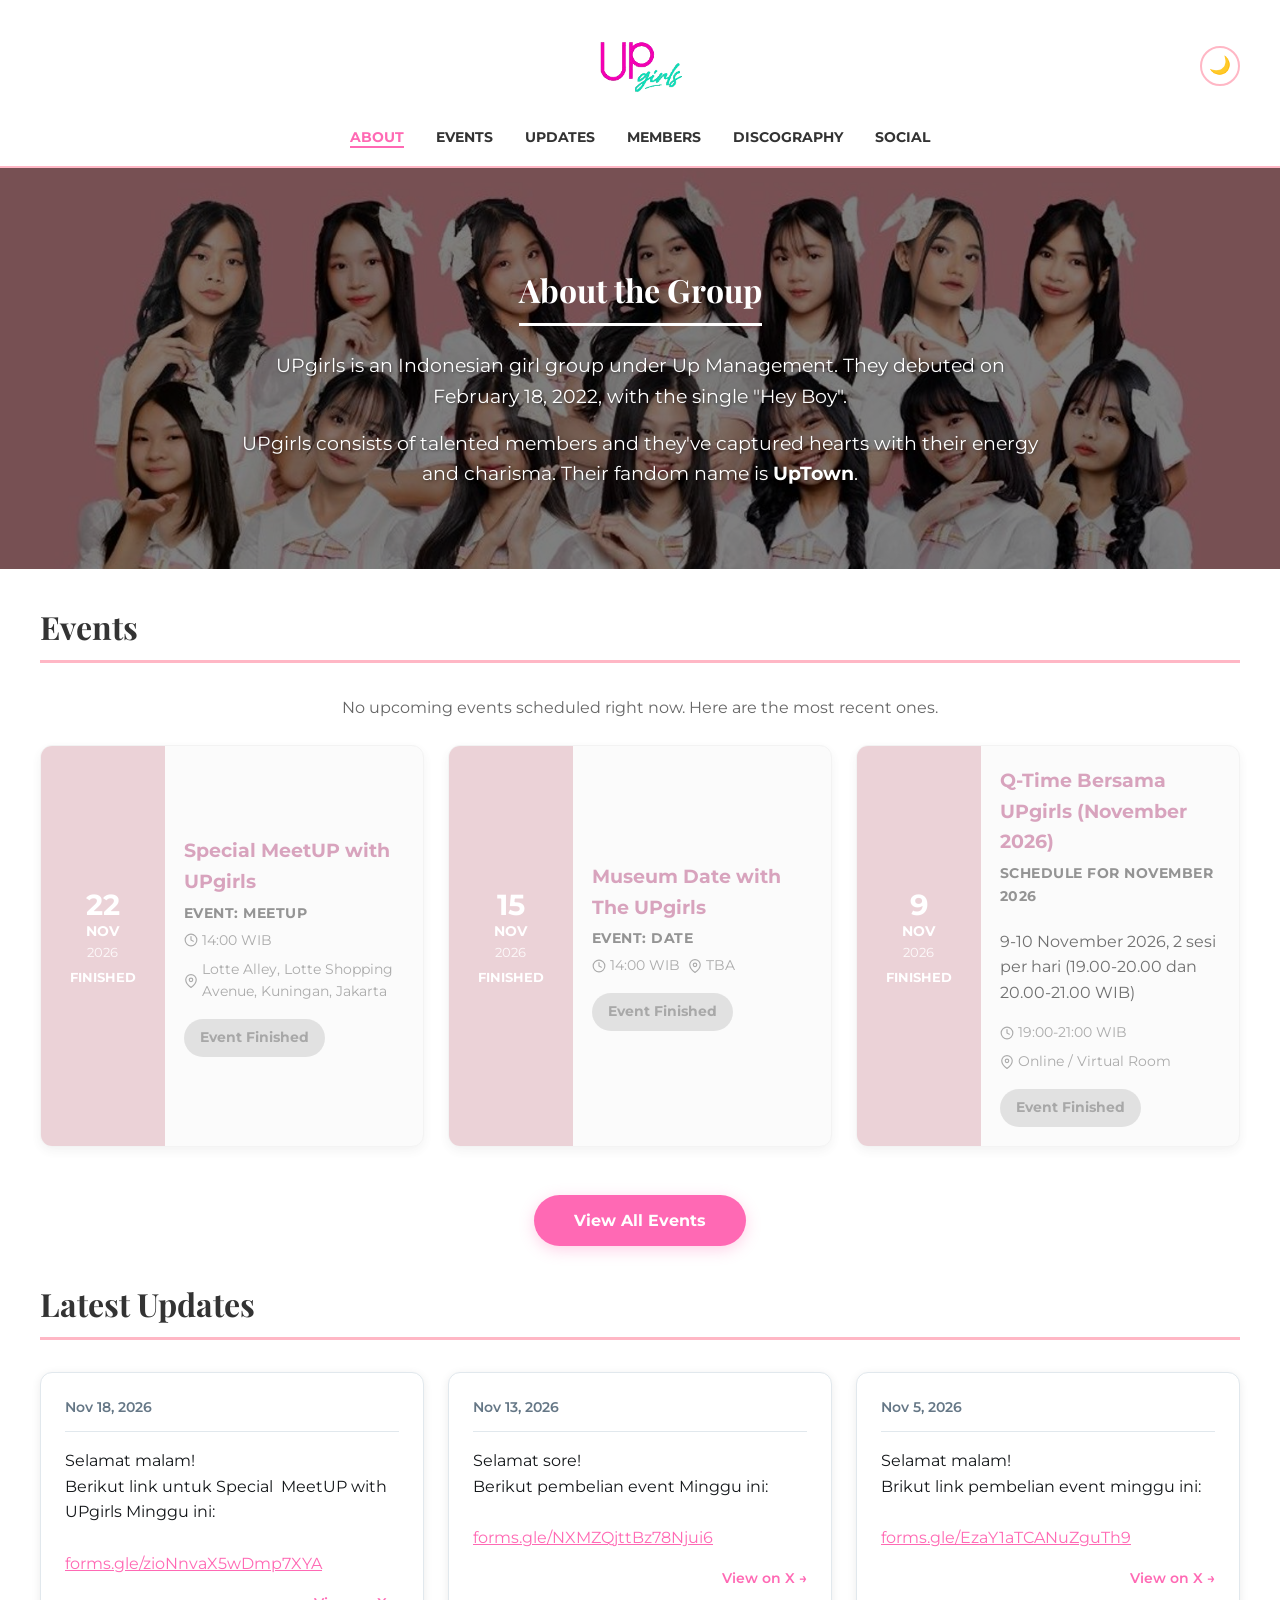
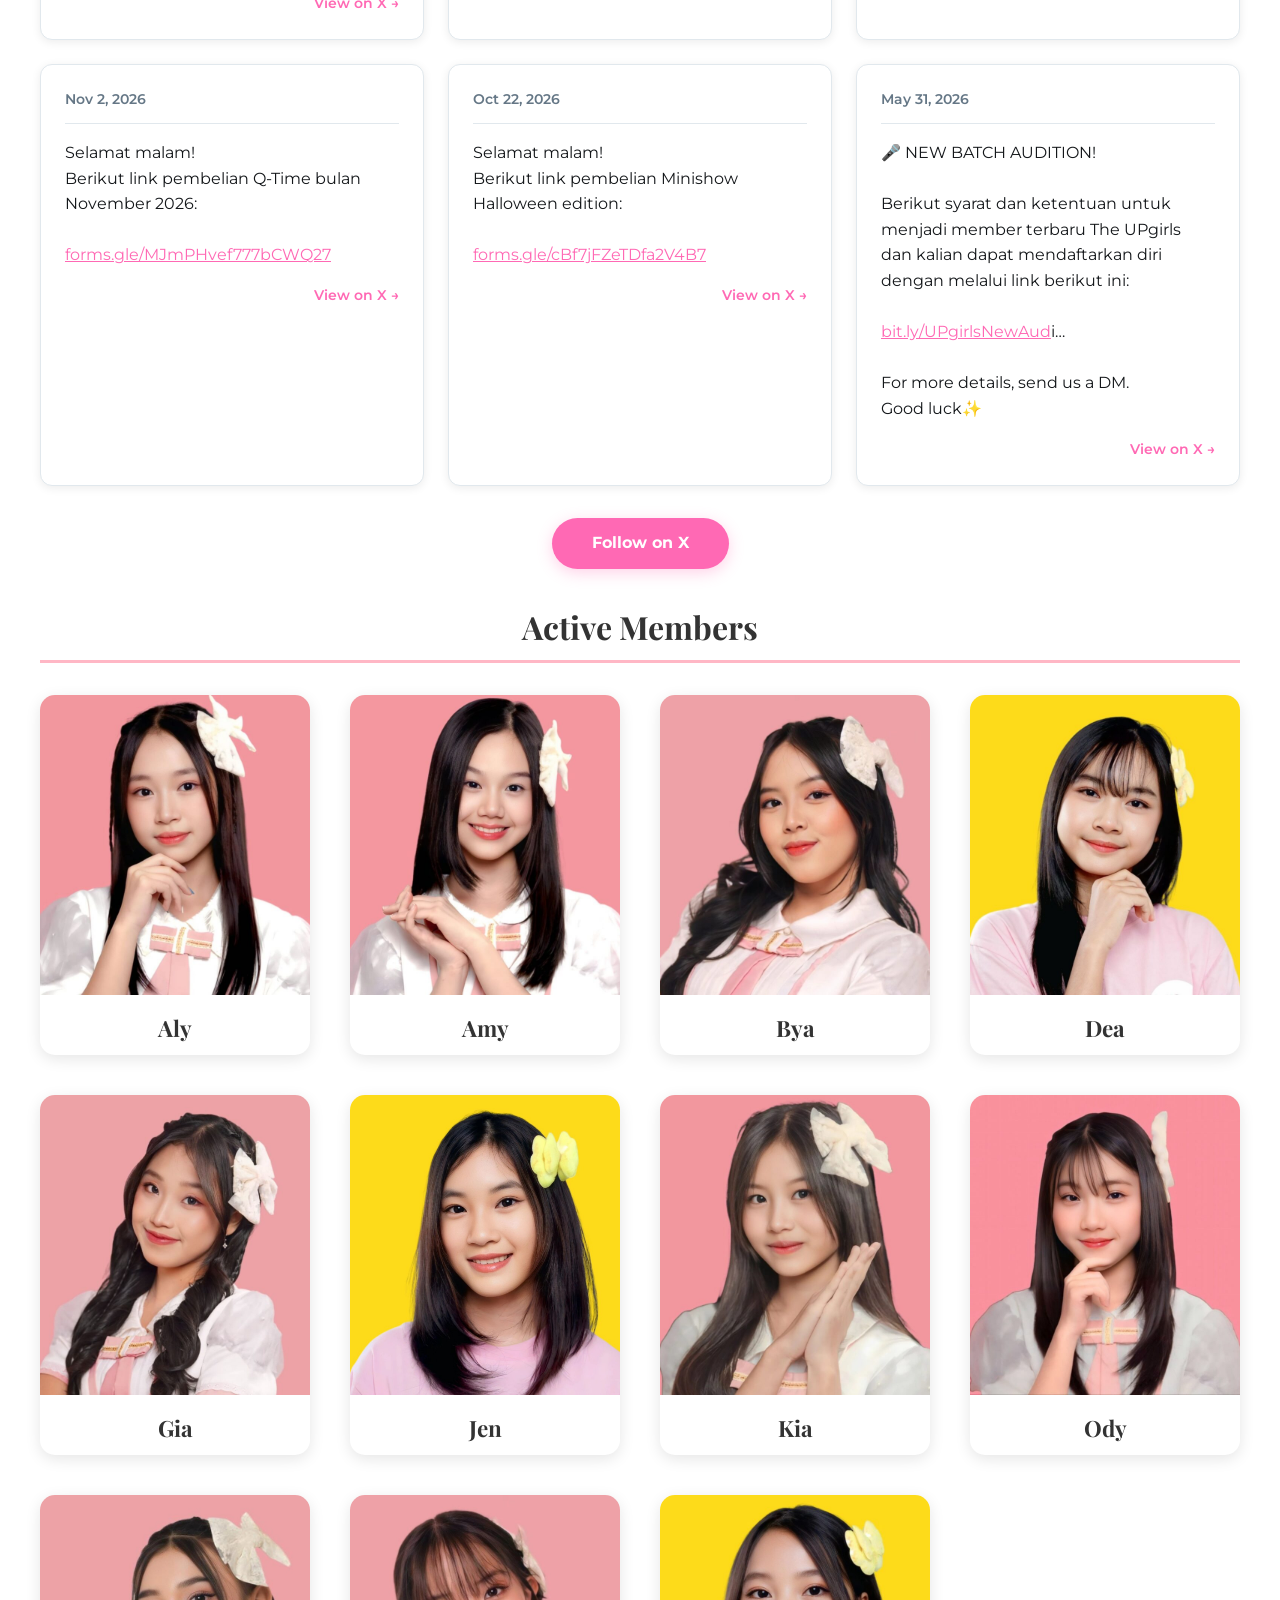
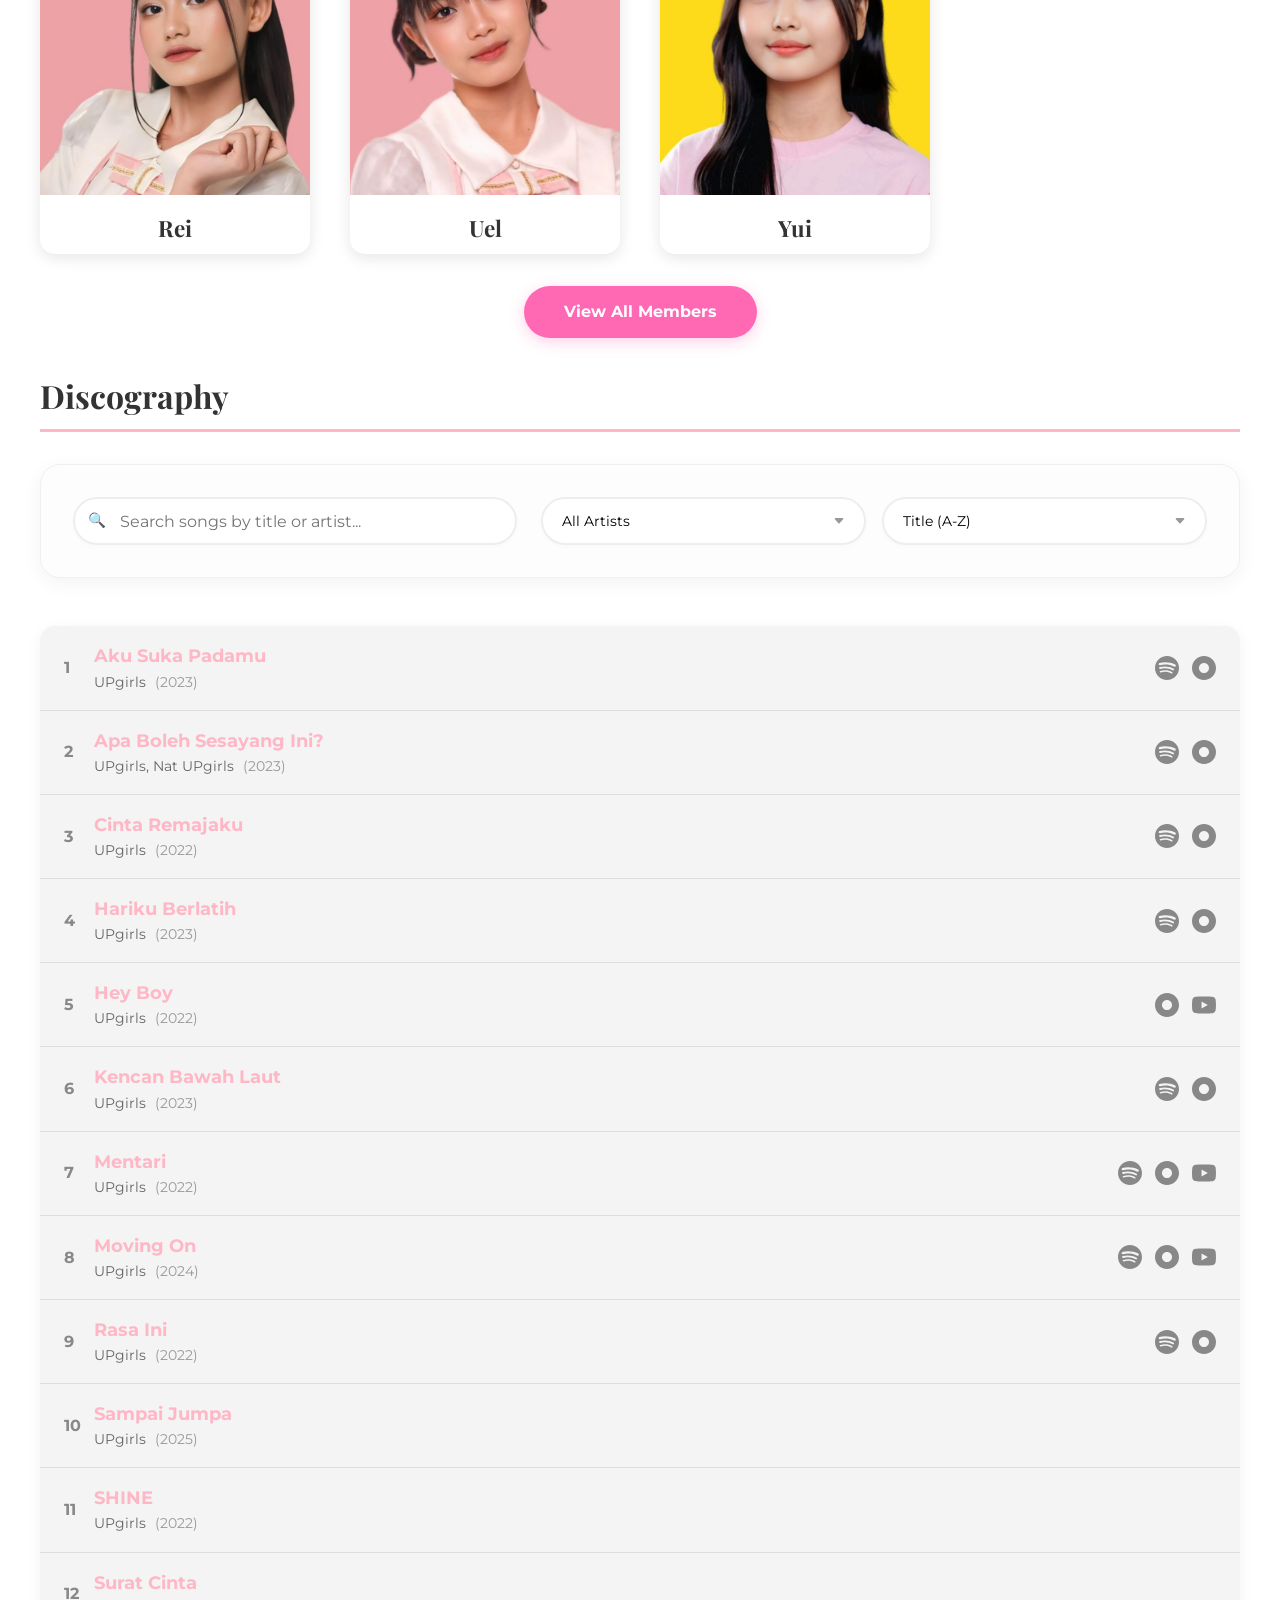
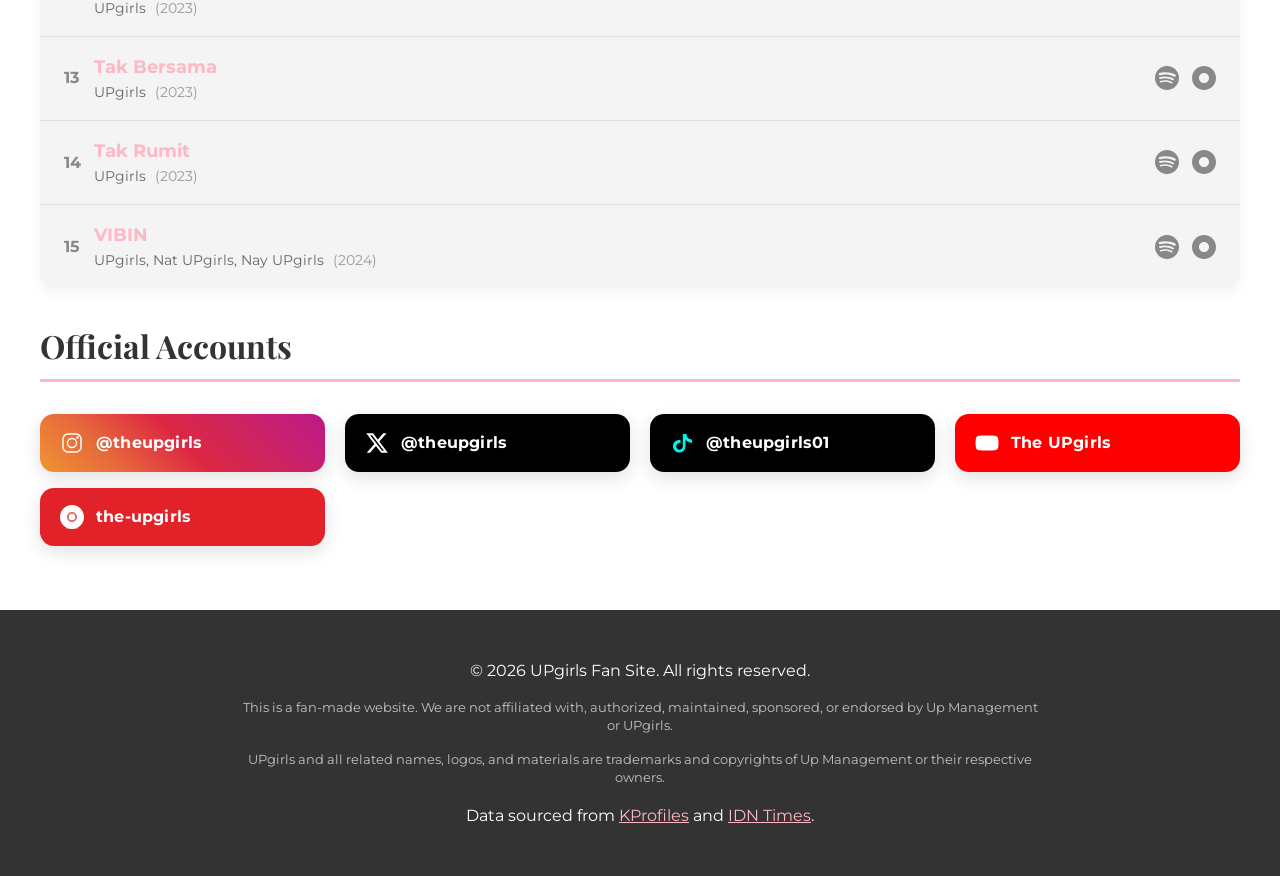
<file: member.html>
<!DOCTYPE html>
<html lang="en">
<head>
    <meta charset="UTF-8">
    <meta name="viewport" content="width=device-width, initial-scale=1.0">
    <title>Member Profile - UPgirls Fan Site</title>
    <meta name="description" content="Profil member UPgirls: biodata, fakta, dan akun sosial media.">
    <link rel="canonical" href="https://starxgazer.github.io/upgirls/member.html">
    <meta property="og:type" content="website">
    <meta property="og:site_name" content="UPgirls Fan Site">
    <meta property="og:title" content="Member Profile - UPgirls Fan Site">
    <meta property="og:description" content="Profil member UPgirls: biodata, fakta, dan akun sosial media.">
    <meta property="og:url" content="https://starxgazer.github.io/upgirls/member.html">
    <meta property="og:image" content="https://starxgazer.github.io/upgirls/images/UPgirls_All_Member.jpg">
    <meta name="twitter:card" content="summary_large_image">
    <link rel="icon" href="images/UPgirls_Logo.png">
    <script>try{var t=localStorage.getItem('theme');if(t){document.documentElement.dataset.theme=t}else if(window.matchMedia('(prefers-color-scheme: dark)').matches){document.documentElement.dataset.theme='dark'}}catch(e){}</script>
    <link rel="stylesheet" href="styles.css">
    <link rel="preconnect" href="https://fonts.googleapis.com">
    <link rel="preconnect" href="https://fonts.gstatic.com" crossorigin>
    <link href="https://fonts.googleapis.com/css2?family=Montserrat:wght@400;700&family=Playfair+Display:ital,wght@0,700;1,700&display=swap" rel="stylesheet">
</head>
<body class="member-page subpage">
    <header>
        <div class="container">
            <h1 class="logo-container"><a href="index.html" style="text-decoration: none; color: inherit; display: flex; align-items: center; flex-direction: column;">
                <img src="images/UPgirls_Logo.png" alt="UPgirls Logo" class="header-logo">
            </a></h1>
            <nav>
                <ul>
                    <li><a href="index.html#about">About</a></li>
                    <li><a href="index.html#shows">Events</a></li>
                    <li><a href="index.html#updates">Updates</a></li>
                    <li><a href="index.html#members">Members</a></li>
                    <li><a href="index.html#discography">Discography</a></li>
                    <li><a href="index.html#social">Social</a></li>
                </ul>
            </nav>
        </div>
    </header>

    <main class="container page-content">
        <div class="back-link">
            <a href="index.html#members">&larr; Back to Members</a>
        </div>

        <div id="member-detail" class="member-detail">
            <!-- Loading state or member details will be injected here -->
            <p>Loading member profile...</p>
        </div>
    </main>

    <footer>
        <div class="container">
            <p>&copy; <span id="current-year">2026</span> UPgirls Fan Site. All rights reserved.</p>
            <p class="fan-made-notice">This is a fan-made website. We are not affiliated with, authorized, maintained, sponsored, or endorsed by Up Management or UPgirls.</p>
            <p class="trademark-notice">UPgirls and all related names, logos, and materials are trademarks and copyrights of Up Management or their respective owners.</p>
            <p>Data sourced from <a href="https://kprofiles.com/upgirls-members-profile/" target="_blank">KProfiles</a> and <a href="https://www.idntimes.com/hype/entertainment/profil-member-upgirls-q9t02-00-6sxgf-fmvt4h" target="_blank">IDN Times</a>.</p>
        </div>
    </footer>

    <script src="script.js"></script>
    <script>
        // Specific logic for member page
        document.addEventListener('DOMContentLoaded', () => {
            const params = new URLSearchParams(window.location.search);
            const memberName = params.get('name');
            if (memberName) {
                loadMemberDetail(memberName);
            } else {
                window.location.href = 'index.html';
            }
        });
    </script>
    <script data-goatcounter="https://starxgazer.goatcounter.com/count"
            async src="//gc.zgo.at/count.js"></script>
</body>
</html>
</file>
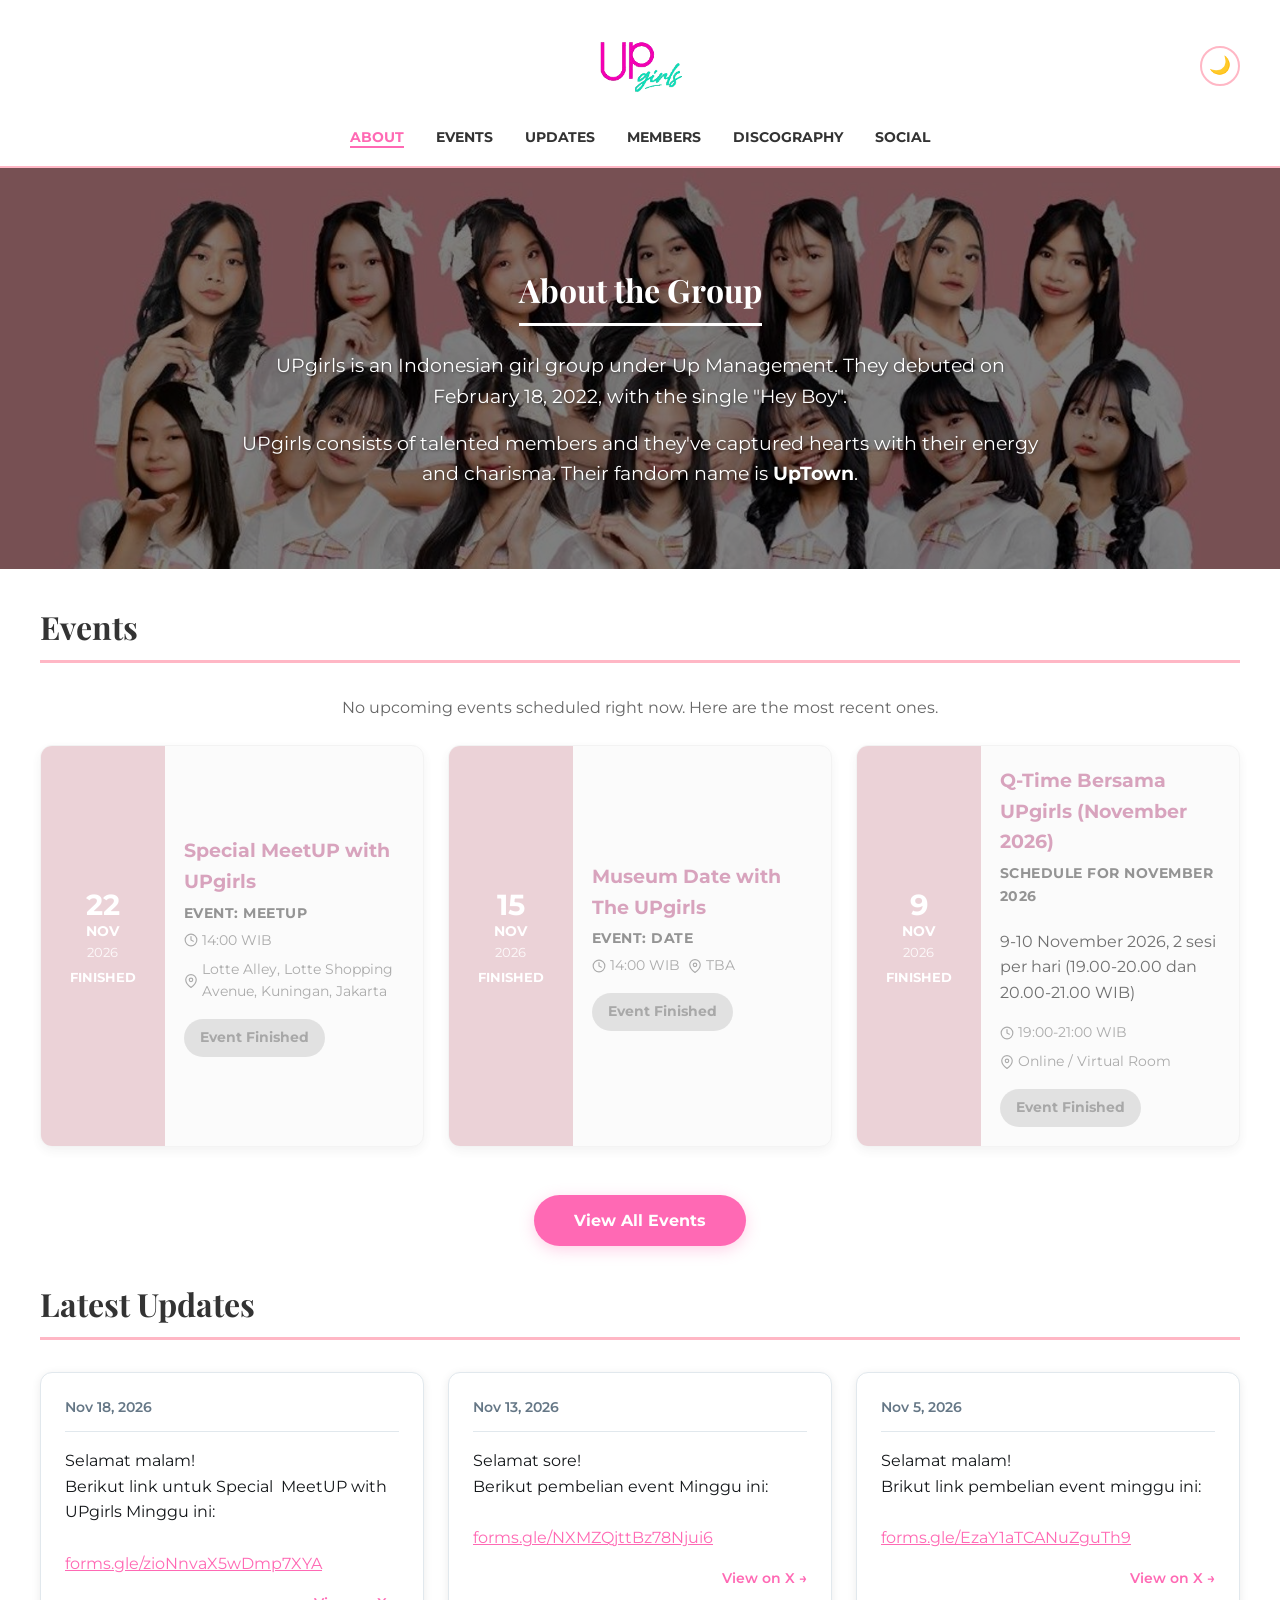
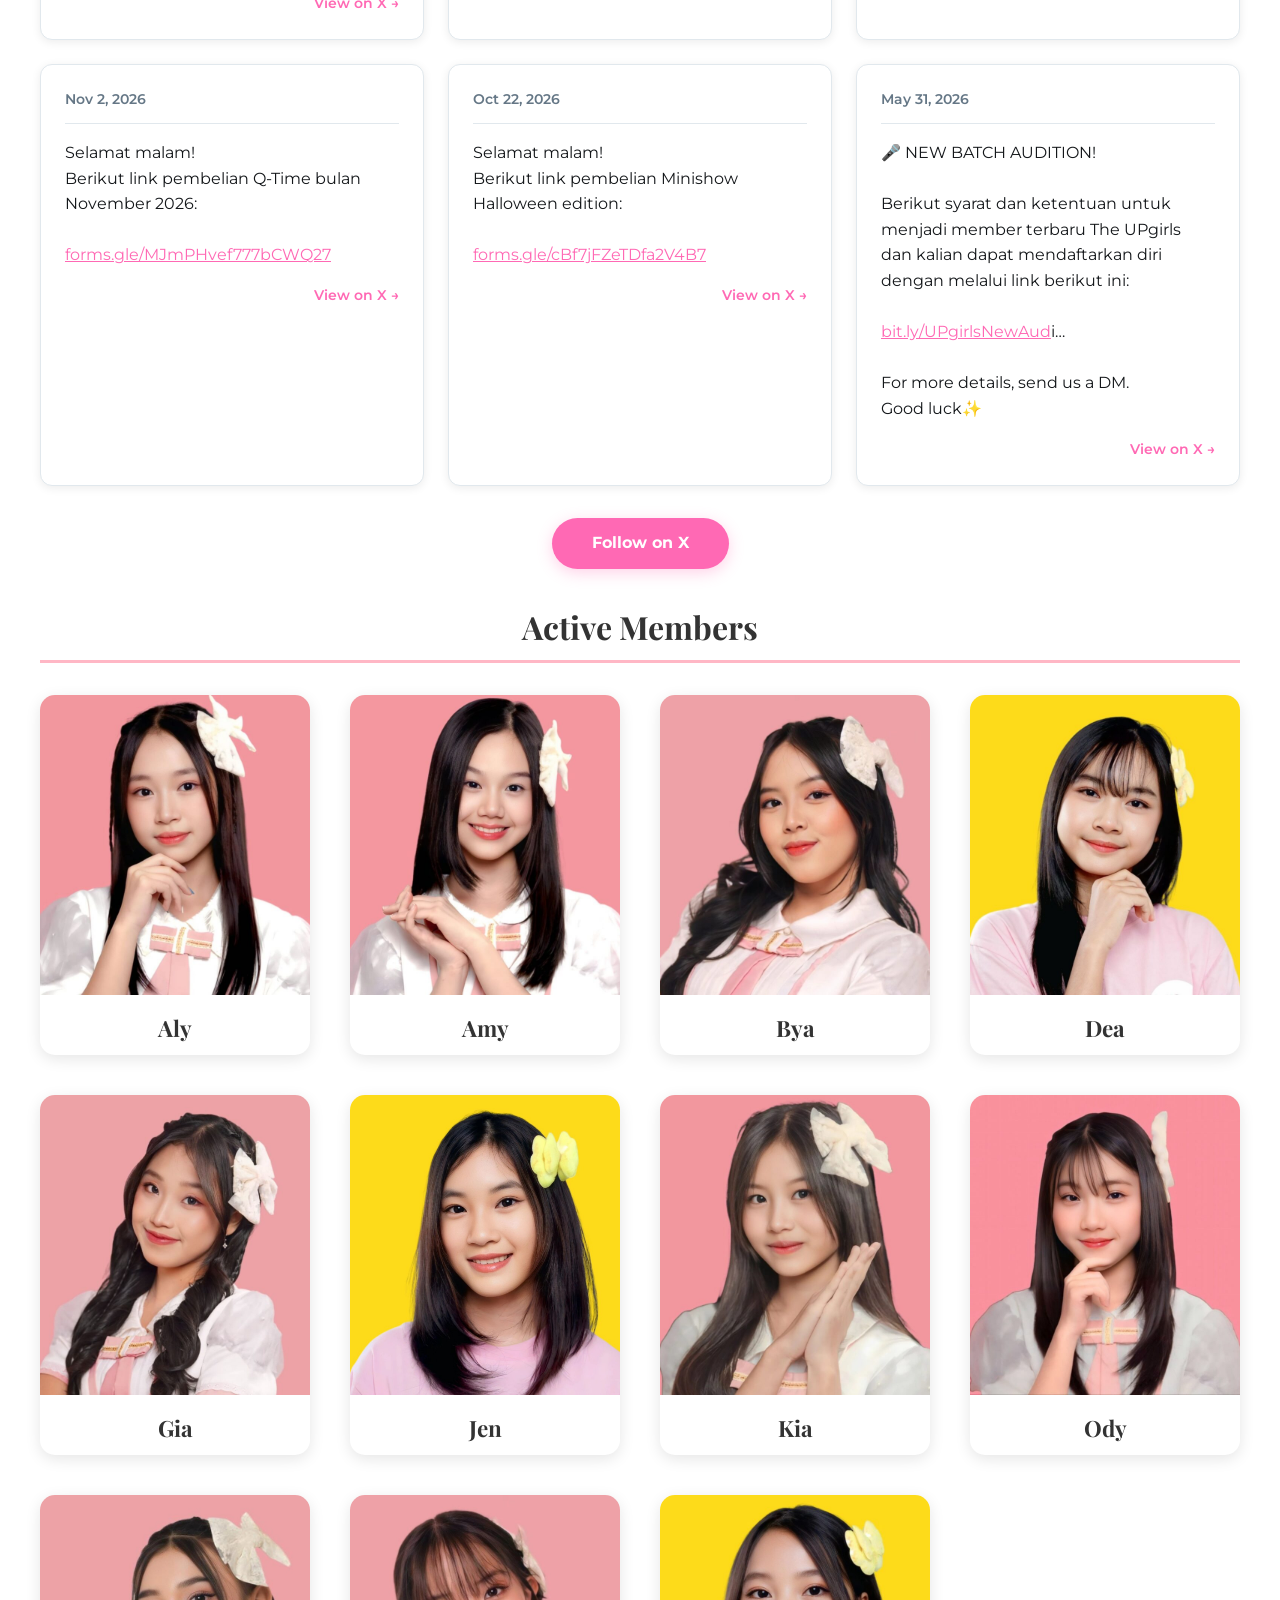
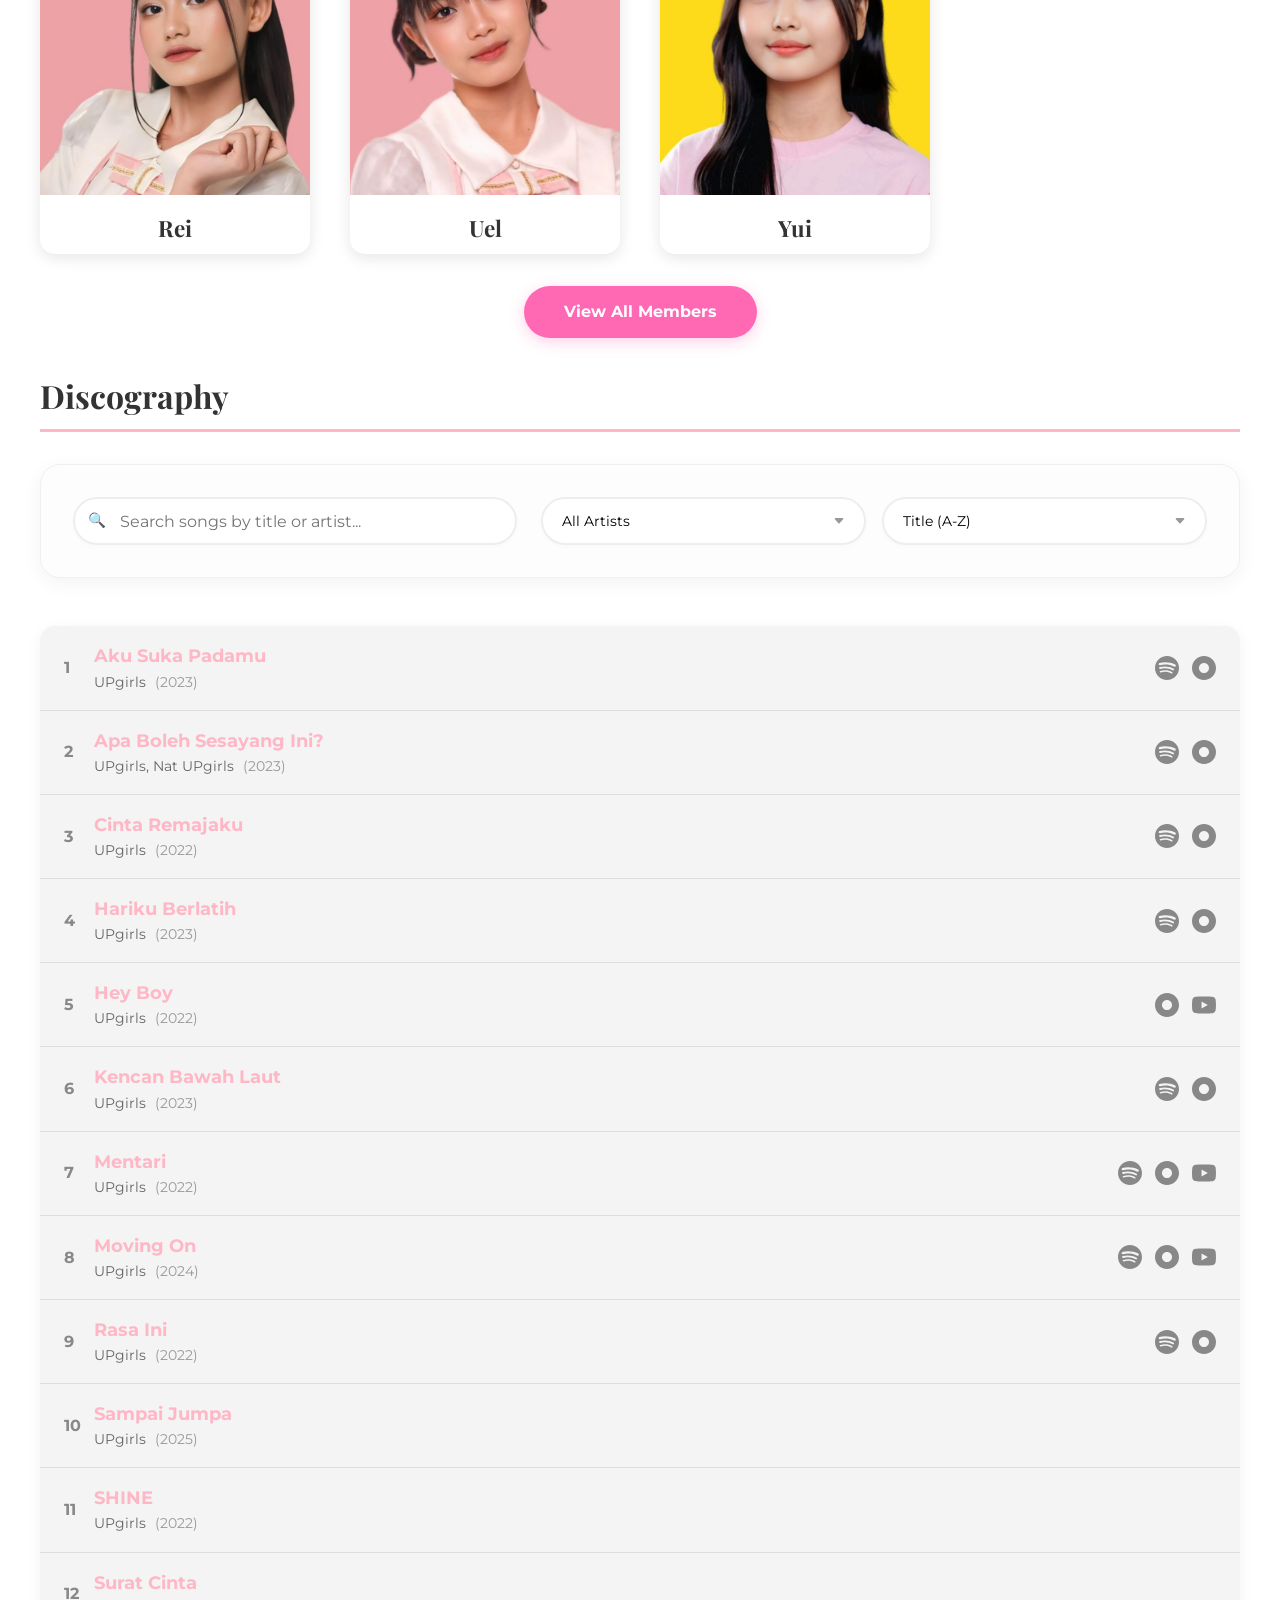
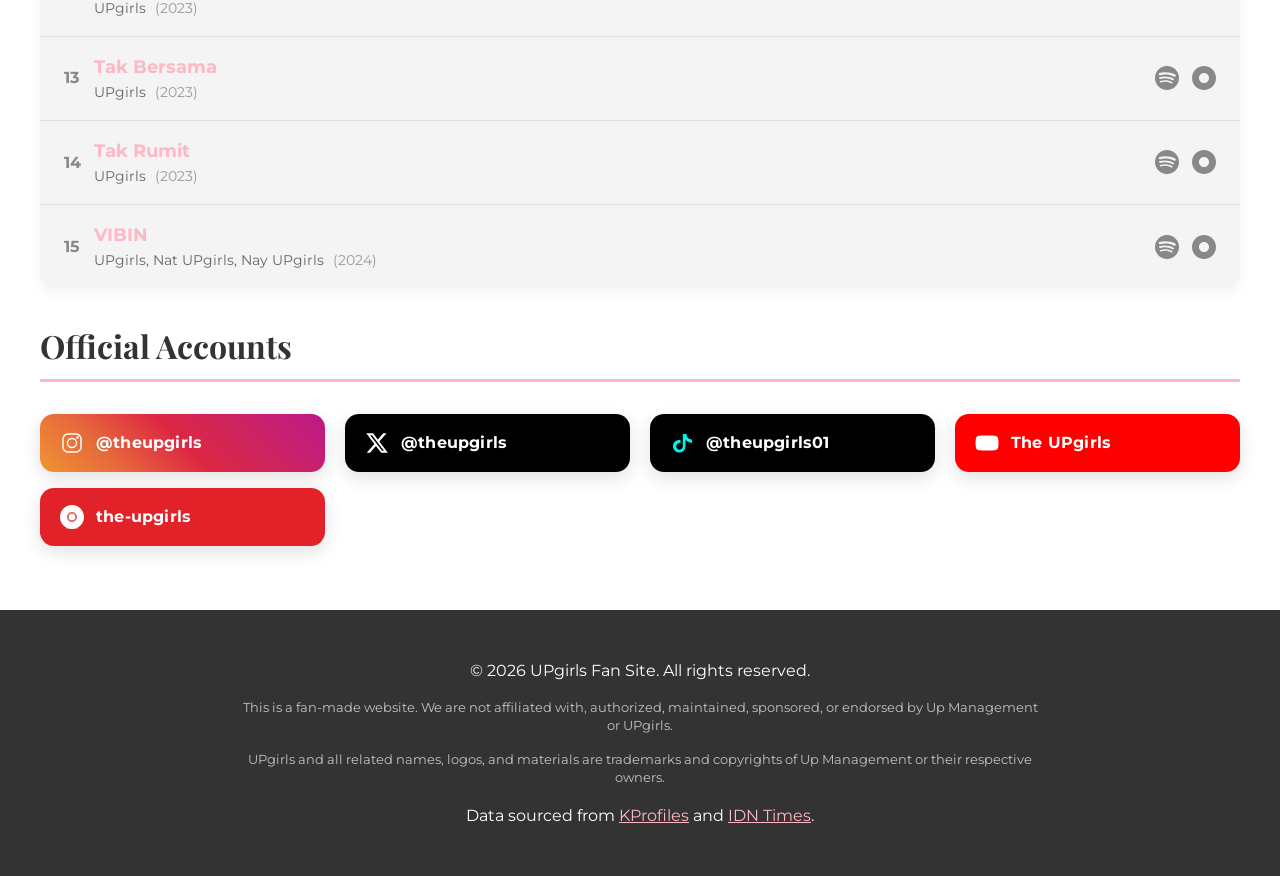
<file: song.html>
<!DOCTYPE html>
<html lang="en">
<head>
    <meta charset="UTF-8">
    <meta name="viewport" content="width=device-width, initial-scale=1.0">
    <title>Song Detail - UPgirls Fan Site</title>
    <meta name="description" content="Detail lagu UPgirls: lirik dan link streaming.">
    <link rel="canonical" href="https://starxgazer.github.io/upgirls/song.html">
    <meta property="og:type" content="website">
    <meta property="og:site_name" content="UPgirls Fan Site">
    <meta property="og:title" content="Song Detail - UPgirls Fan Site">
    <meta property="og:description" content="Detail lagu UPgirls: lirik dan link streaming.">
    <meta property="og:url" content="https://starxgazer.github.io/upgirls/song.html">
    <meta property="og:image" content="https://starxgazer.github.io/upgirls/images/UPgirls_All_Member.jpg">
    <meta name="twitter:card" content="summary_large_image">
    <link rel="icon" href="images/UPgirls_Logo.png">
    <script>try{var t=localStorage.getItem('theme');if(t){document.documentElement.dataset.theme=t}else if(window.matchMedia('(prefers-color-scheme: dark)').matches){document.documentElement.dataset.theme='dark'}}catch(e){}</script>
    <link rel="preconnect" href="https://fonts.googleapis.com">
    <link rel="preconnect" href="https://fonts.gstatic.com" crossorigin>
    <link href="https://fonts.googleapis.com/css2?family=Montserrat:wght@400;700&family=Playfair+Display:ital,wght@0,700;1,700&display=swap" rel="stylesheet">
    <link rel="stylesheet" href="styles.css">
</head>
<body class="subpage">
    <header>
        <div class="container">
            <h1 class="logo-container"><a href="index.html" style="text-decoration: none; color: inherit; display: flex; align-items: center; flex-direction: column;">
                <img src="images/UPgirls_Logo.png" alt="UPgirls Logo" class="header-logo">
            </a></h1>
            <nav>
                <ul>
                    <li><a href="index.html#about">About</a></li>
                    <li><a href="index.html#shows">Events</a></li>
                    <li><a href="index.html#updates">Updates</a></li>
                    <li><a href="index.html#members">Members</a></li>
                    <li><a href="index.html#discography">Discography</a></li>
                    <li><a href="index.html#social">Social</a></li>
                </ul>
            </nav>
        </div>
    </header>

    <main id="song-detail" class="container page-content">
        <div class="back-link">
            <a href="index.html#discography">&larr; Back to Discography</a>
        </div>
        <section class="song-header">
            <div class="song-meta">
                <span id="song-type" class="badge">Single</span>
                <span id="song-year">2022</span>
            </div>
            <h1 id="song-title">Song Title</h1>
            <p id="song-artist" class="artist-name">Artist Name</p>
        </section>

        <section class="song-links">
            <h2>Listen On</h2>
            <div id="song-player" class="song-player">
                <!-- Player (click to load) is injected here -->
            </div>
            <div id="streaming-links" class="streaming-container">
                <!-- Links will be injected here -->
            </div>
        </section>

        <section class="song-lyrics">
            <h2>Lyrics</h2>
            <div class="lyrics-wrapper">
                <pre id="lyrics-content">Lyrics content will appear here...</pre>
                <p id="lyrics-placeholder" class="placeholder-text" style="display: none;">Lyrics are not available yet for this song.</p>
            </div>
        </section>
    </main>

    <footer>
        <div class="container">
            <p>&copy; <span id="current-year">2026</span> UPgirls Fan Site. All rights reserved.</p>
            <p class="fan-made-notice">This is a fan-made website. We are not affiliated with, authorized, maintained, sponsored, or endorsed by Up Management or UPgirls.</p>
            <p class="trademark-notice">UPgirls and all related names, logos, and materials are trademarks and copyrights of Up Management or their respective owners.</p>
            <p>Data sourced from <a href="https://kprofiles.com/upgirls-members-profile/" target="_blank">KProfiles</a> and <a href="https://www.idntimes.com/hype/entertainment/profil-member-upgirls-q9t02-00-6sxgf-fmvt4h" target="_blank">IDN Times</a>.</p>
        </div>
    </footer>

    <script src="script.js"></script>
    <script>
        document.addEventListener('DOMContentLoaded', () => {
            const params = new URLSearchParams(window.location.search);
            const songId = params.get('id');
            if (songId) {
                loadSongDetail(songId);
            } else {
                window.location.href = 'index.html';
            }
        });
    </script>
    <script data-goatcounter="https://starxgazer.goatcounter.com/count"
            async src="//gc.zgo.at/count.js"></script>
</body>
</html>
</file>
<file: styles.css>
:root {
    --primary-color: #ffb7c5; /* Pinkish, girl group vibe */
    --primary-pink: #ff69b4;
    --secondary-color: #bf7f7f;
    --dark-color: #333;
    --light-color: #fff;
    --gray-color: #f4f4f4;
    --accent-color: #ff69b4;
}

body {
    font-family: 'Montserrat', sans-serif;
    line-height: 1.6;
    margin: 0;
    color: var(--dark-color);
    background-color: #fff;
}

.container {
    max-width: 1200px;
    margin: auto;
    padding: 0 2rem;
}

/* The header is fixed and its size follows the scroll position: script.js sets --hp (0 at the top,
   1 once fully collapsed) and every size below is derived from it, so it shrinks exactly as fast as
   the page scrolls. No transitions on purpose. Space for the full-size header is reserved on <body>. */
header {
    --hp: 0;
    background: var(--light-color);
    padding: calc(1rem - 0.5rem * var(--hp)) 0;
    border-bottom: 2px solid var(--primary-color);
    box-shadow: 0 2px 10px rgba(0, 0, 0, calc(0.1 * var(--hp)));
    position: fixed;
    top: 0;
    left: 0;
    right: 0;
    z-index: 100;
}

header .header-logo {
    height: calc(100px - 50px * var(--hp));
    width: auto;
}

.logo-container {
    display: flex;
    justify-content: center;
    align-items: center;
}

header h1 {
    font-family: 'Playfair Display', serif;
    font-size: calc(2.5rem - 0.7rem * var(--hp));
    margin: 0;
    text-align: center;
}

header h1 a {
    text-decoration: none;
    color: inherit;
}

header nav ul {
    display: flex;
    justify-content: center;
    list-style: none;
    padding: 0;
    margin: 0.5rem 0 0;
}

header nav ul li {
    margin: 0 1rem;
}

header nav ul li a {
    text-decoration: none;
    color: var(--dark-color);
    font-weight: bold;
    text-transform: uppercase;
    font-size: 0.9rem;
    transition: color 0.3s ease;
}

header nav ul li a.active {
    color: var(--primary-pink);
    border-bottom: 2px solid var(--primary-pink);
}

#about {
    text-align: center;
    background: linear-gradient(rgba(0,0,0,0.5), rgba(0,0,0,0.5)), url('images/banner.jpg');
    background-size: cover;
    background-position: center;
    color: var(--light-color);
}

#about h3 {
    color: var(--light-color);
    border-bottom-color: var(--light-color);
    display: inline-block;
    margin-bottom: 1.5rem;
}

#about p {
    font-size: 1.2rem;
    max-width: 800px;
    margin: 0 auto 1rem;
    text-shadow: 1px 1px 3px rgba(0,0,0,0.5);
}

section {
    padding: 4rem 0;
}

h3 {
    font-family: 'Playfair Display', serif;
    font-size: 2rem;
    border-bottom: 3px solid var(--primary-color);
    padding-bottom: 0.5rem;
    margin-bottom: 2rem;
}

.grid {
    display: grid;
    grid-template-columns: repeat(auto-fill, minmax(220px, 1fr));
    gap: 2.5rem;
}

.former-title {
    margin-top: 5rem;
    color: #888;
    border-bottom-color: #ddd;
}

.former-grid {
    opacity: 0.85;
}

/* Shows Section */
.shows-grid {
    display: grid;
    grid-template-columns: repeat(auto-fill, minmax(300px, 1fr));
    gap: 1.5rem;
    margin-bottom: 3rem;
}

.shows-view-all {
    text-align: center;
    margin-top: 2rem;
}

.view-all-link {
    display: inline-block;
    padding: 0.8rem 2.5rem;
    background-color: var(--primary-pink);
    color: white !important;
    text-decoration: none;
    border-radius: 50px;
    font-weight: 700;
    transition: all 0.3s ease;
    box-shadow: 0 4px 15px rgba(255, 105, 180, 0.3);
    border: none;
    cursor: pointer;
}

.view-all-link:hover {
    background-color: #e05688;
    transform: translateY(-3px);
    box-shadow: 0 6px 20px rgba(255, 105, 180, 0.4);
    color: white !important;
}

.page-content {
    padding-top: 2rem;
    padding-bottom: 4rem;
    min-height: 70vh;
}

.back-link {
    display: inline-block;
    margin-bottom: 2rem;
    transition: transform 0.2s;
}

.back-link:hover {
    transform: translateX(-5px);
}

.back-link a {
    color: var(--primary-pink);
    text-decoration: none;
    font-weight: 600;
    transition: color 0.3s ease;
}

.back-link a:hover {
    color: #ff1a4d;
    text-decoration: underline;
}

.section-subtitle {
    text-align: center;
    color: #666;
    margin-bottom: 3rem;
}

.show-card {
    background: #fff;
    border-radius: 12px;
    box-shadow: 0 4px 12px rgba(0,0,0,0.08);
    display: flex;
    overflow: hidden;
    transition: transform 0.3s ease, box-shadow 0.3s ease;
    border: 1px solid #eee;
}

.show-card:hover {
    transform: translateY(-5px);
    box-shadow: 0 8px 20px rgba(255, 183, 197, 0.3);
}

.toggle-btn {
    background-color: #ff69b4;
    color: white;
    border: none;
    padding: 10px 25px;
    border-radius: 25px;
    cursor: pointer;
    font-weight: 600;
    transition: all 0.3s ease;
    margin: 20px auto;
    display: block;
}

.toggle-btn:hover {
    background-color: #e05688;
    transform: translateY(-2px);
    box-shadow: 0 4px 12px rgba(255, 105, 180, 0.3);
}

.member-toggle-container {
    text-align: center;
    padding: 20px 0;
}

.show-date-badge {
    background: var(--primary-color);
    color: white;
    display: flex;
    flex-direction: column;
    align-items: center;
    justify-content: center;
    padding: 1rem;
    min-width: 80px;
    text-align: center;
}

.show-date-badge .day {
    font-size: 1.8rem;
    font-weight: bold;
    line-height: 1;
}

.show-date-badge .month {
    text-transform: uppercase;
    font-size: 0.9rem;
    font-weight: bold;
}

.show-date-badge .year {
    font-size: 0.8rem;
    opacity: 0.9;
}

.show-info {
    padding: 1.2rem;
    display: flex;
    flex-direction: column;
    justify-content: center;
    flex: 1;
}

.show-name {
    margin: 0 0 0.3rem 0;
    font-size: 1.2rem;
    color: var(--accent-color);
}

.show-type {
    margin: 0 0 0.3rem 0;
    font-size: 0.9rem;
    color: #666;
    font-weight: bold;
    text-transform: uppercase;
    letter-spacing: 0.5px;
}

.show-meta {
    margin: 0 0 1rem 0;
    display: flex;
    flex-wrap: wrap;
    gap: 0.5rem;
}

.show-time, .show-location {
    font-size: 0.85rem;
    color: #888;
    display: flex;
    align-items: center;
}

.ticket-link {
    display: inline-block;
    padding: 0.5rem 1rem;
    background-color: var(--secondary-color);
    color: white;
    text-decoration: none;
    border-radius: 20px;
    font-size: 0.85rem;
    font-weight: bold;
    align-self: flex-start;
    transition: background-color 0.2s;
}

.ticket-link:hover {
    background-color: var(--accent-color);
}

.card {
    background: var(--light-color);
    border-radius: 15px;
    text-align: center;
    transition: all 0.3s ease;
    overflow: hidden;
    box-shadow: 0 4px 15px rgba(0,0,0,0.1);
    display: flex;
    flex-direction: column;
}

.card:hover {
    transform: translateY(-10px);
    box-shadow: 0 10px 25px rgba(255, 183, 197, 0.4);
}

.card.former:hover {
    box-shadow: 0 10px 25px rgba(0, 0, 0, 0.2);
    opacity: 1;
}

.member-img-wrapper {
    width: 100%;
    height: 300px;
    overflow: hidden;
}

.member-thumb {
    width: 100%;
    height: 100%;
    object-fit: cover;
}

.card h4 {
    margin: 1rem 0 0.5rem;
    font-size: 1.4rem;
    font-family: 'Playfair Display', serif;
}

.view-profile {
    color: var(--secondary-color);
    font-weight: bold;
    margin-bottom: 1.5rem;
    text-transform: uppercase;
    font-size: 0.8rem;
    letter-spacing: 1px;
}

/* Member Detail Page */
.member-detail {
    padding: 4rem 0;
}

.member-detail-grid {
    display: grid;
    grid-template-columns: 1fr 1fr;
    gap: 4rem;
    align-items: start;
}

.detail-image {
    width: 100%;
    max-height: 500px;
    object-fit: cover;
    border-radius: 20px;
    box-shadow: 0 10px 30px rgba(0,0,0,0.15);
    display: block;
}

.status-badge {
    display: inline-block;
    padding: 0.3rem 0.8rem;
    border-radius: 20px;
    font-size: 0.8rem;
    font-weight: bold;
    text-transform: uppercase;
    margin-bottom: 0.5rem;
}

.status-badge.former {
    background-color: #eee;
    color: #888;
}

.detail-image.former-img {
    filter: grayscale(0.5);
    opacity: 0.9;
}

.member-info h2 {
    font-family: 'Playfair Display', serif;
    font-size: 3.5rem;
    margin-bottom: 1rem;
    color: var(--accent-color);
}

.bio-section p {
    font-size: 1.1rem;
    line-height: 1.8;
}

.social-btns {
    margin-top: 1rem;
}

.social-btn {
    display: inline-block;
    padding: 0.8rem 1.5rem;
    border-radius: 50px;
    text-decoration: none;
    color: #fff;
    font-weight: bold;
    margin-right: 1rem;
    margin-bottom: 1rem;
    transition: opacity 0.3s;
}

.social-btn:hover {
    opacity: 0.8;
}

.ig { background: linear-gradient(45deg, #f09433 0%, #e6683c 25%, #dc2743 50%, #cc2366 75%, #bc1888 100%); }
.x-com { background: #000; }
.tiktok { background: #000; }
.idn { background: #E12229; } /* IDN Live Red */

.social-links {
    list-style: none;
    padding: 0;
}

.profile-meta{list-style:none;margin:1rem 0 1.5rem;padding:0;display:grid;grid-template-columns:1fr 1fr;gap:.75rem 2rem}
.profile-meta li{display:flex;gap:.5rem;align-items:baseline}
.profile-meta .label{color:#777;min-width:120px;font-weight:600}
.profile-meta .value{color:#333}
@media (max-width: 768px){.profile-meta{grid-template-columns:1fr}}

/* Controls for Search, Filter, Sort */
.controls {
    display: flex;
    flex-direction: row;
    gap: 1.5rem;
    margin-top: 2rem;
    margin-bottom: 3rem;
    background: #fdfdfd;
    padding: 2rem;
    border-radius: 20px;
    box-sizing: border-box;
    width: 100%;
    box-shadow: 0 5px 20px rgba(0,0,0,0.05);
    border: 1px solid #f0f0f0;
    align-items: center;
}

.discography-controls {
    margin-top: 0;
}

.search-box {
    position: relative;
    flex: 2;
}

.search-box::before {
    content: "🔍";
    position: absolute;
    left: 15px;
    top: 50%;
    transform: translateY(-50%);
    color: #999;
    font-size: 0.9rem;
    pointer-events: none;
    z-index: 1;
}

.search-box input {
    width: 100%;
    padding: 0.8rem 1.2rem 0.8rem 2.8rem;
    border: 2px solid #eee;
    border-radius: 30px;
    font-size: 1rem;
    font-family: inherit;
    transition: all 0.3s ease;
    box-shadow: 0 2px 5px rgba(0,0,0,0.02);
    position: relative;
    box-sizing: border-box;
}

.search-box input:focus {
    outline: none;
    border-color: var(--primary-color);
    box-shadow: 0 2px 10px rgba(255, 183, 197, 0.3);
    background-color: #fff;
}

.filter-sort-box {
    display: flex;
    gap: 1rem;
    flex-wrap: wrap;
    flex: 3;
}

.filter-sort-box select {
    padding: 0.8rem 2.5rem 0.8rem 1.2rem;
    border: 2px solid #eee;
    border-radius: 30px;
    background-color: #fff;
    font-size: 0.9rem;
    font-family: inherit;
    cursor: pointer;
    transition: all 0.3s ease;
    flex: 1;
    min-width: 140px;
    appearance: none;
    background-image: url("data:image/svg+xml,%3Csvg xmlns='http://www.w3.org/2000/svg' width='12' height='12' fill='%23999' viewBox='0 0 16 16'%3E%3Cpath d='M7.247 11.14 2.451 5.658C1.885 5.013 2.345 4 3.204 4h9.592a1 1 0 0 1 .753 1.659l-4.796 5.48a1 1 0 0 1-1.506 0z'/%3E%3C/svg%3E");
    background-repeat: no-repeat;
    background-position: right 1.2rem center;
    box-shadow: 0 2px 5px rgba(0,0,0,0.02);
}

.filter-sort-box select:hover {
    border-color: var(--primary-color);
}

.filter-sort-box select:focus {
    outline: none;
    border-color: var(--primary-color);
    box-shadow: 0 2px 10px rgba(255, 183, 197, 0.3);
}

.no-results {
    text-align: center;
    padding: 3rem;
    background: var(--gray-color);
    border-radius: 15px;
    font-size: 1.2rem;
}

.section-title {
    margin-top: 3rem;
}

@media (max-width: 992px) {
    .controls {
        flex-direction: column;
        padding: 1.5rem;
    }
    .search-box, .filter-sort-box {
        width: 100%;
    }
}

@media (max-width: 576px) {
    .filter-sort-box {
        flex-direction: column;
    }
}

footer {
    background: var(--dark-color);
    color: var(--light-color);
    text-align: center;
    padding: 2rem 0;
    margin-top: 4rem;
}

footer a {
    color: var(--primary-color);
}

.trademark-notice, .fan-made-notice {
    font-size: 0.8rem;
    opacity: 0.7;
    margin-top: 1rem;
    max-width: 800px;
    margin-left: auto;
    margin-right: auto;
    line-height: 1.4;
}

@media (max-width: 768px) {
    header .header-logo {
        height: calc(70px - 30px * var(--hp));
    }

    header nav ul {
        justify-content: flex-start;
        overflow-x: auto;
        white-space: nowrap;
        padding-bottom: 5px;
        -webkit-overflow-scrolling: touch;
        scrollbar-width: none; /* Firefox */
    }
    
    header nav ul::-webkit-scrollbar {
        display: none; /* Chrome, Safari, Opera */
    }

    header nav ul li {
        margin: 0 0.8rem;
        flex: 0 0 auto;
    }

    .member-detail-grid {
        grid-template-columns: 1fr;
    }
    header h1 {
        font-size: 2rem;
    }
    #hero {
        height: 300px;
    }
    .member-info h2 {
        font-size: 2.5rem;
    }
}

/* =========================================================
   Song page (one block; keep it in one place)
   ========================================================= */
#song-detail {
    max-width: 760px;
    margin: 1rem auto 3rem;
    padding: 2rem 2.25rem 2.5rem;
    background: #fff;
    border-radius: 16px;
    box-shadow: 0 10px 30px rgba(0, 0, 0, 0.06);
}

#song-detail .back-link {
    margin-bottom: 1.5rem;
    font-size: 0.9rem;
}

/* The global `section { padding: 4rem 0 }` is meant for the home page; here sections are tight blocks */
#song-detail section {
    padding: 0;
}

#song-detail .song-header {
    padding-bottom: 1.5rem;
}

.song-header {
    text-align: center;
    margin-bottom: 2rem;
    padding-bottom: 1.5rem;
    border-bottom: 1px solid #eee;
}

.song-meta {
    display: flex;
    justify-content: center;
    align-items: center;
    gap: 0.8rem;
    margin-bottom: 0.8rem;
}

.badge {
    background: var(--primary-color);
    color: #fff;
    padding: 0.2rem 0.65rem;
    border-radius: 4px;
    font-size: 0.75rem;
    font-weight: bold;
    letter-spacing: 0.5px;
    text-transform: uppercase;
}

#song-year {
    color: #666;
    font-weight: 500;
}

#song-title {
    font-family: 'Playfair Display', serif;
    font-size: 2.8rem;
    line-height: 1.15;
    margin: 0 0 0.4rem;
    color: var(--dark-color);
}

.artist-name {
    margin: 0;
    font-size: 1.1rem;
    font-weight: 500;
    color: #666;
}

.member-link {
    color: var(--primary-pink);
    text-decoration: none;
    transition: opacity 0.3s;
}

.member-link:hover {
    opacity: 0.7;
    text-decoration: underline;
}

/* Sections share one rhythm and one heading style */
.song-links,
.song-lyrics {
    margin-bottom: 2.25rem;
}

.song-lyrics {
    margin-bottom: 0;
}

.song-links h2,
.song-lyrics h2 {
    margin: 0 0 1rem;
    padding-bottom: 0.5rem;
    border-bottom: 2px solid var(--primary-color);
    font-size: 1.2rem;
}

/* The player is the main action; the streaming links below it are the quiet fallback */
.streaming-container {
    display: flex;
    flex-wrap: wrap;
    align-items: center;
    gap: 0.5rem 0.6rem;
}

.streaming-container::before {
    content: "Open in";
    margin-right: 0.2rem;
    font-size: 0.8rem;
    font-weight: 600;
    color: #888;
}

.streaming-btn {
    --brand: #14803a;
    --brand-solid: #14803a;
    display: inline-flex;
    align-items: center;
    gap: 0.4rem;
    padding: 0.35rem 0.9rem;
    border: 1.5px solid var(--brand);
    border-radius: 30px;
    background: transparent;
    color: var(--brand);
    font-size: 0.85rem;
    font-weight: 700;
    text-decoration: none;
    transition: background-color 0.2s, color 0.2s;
}

.streaming-btn.youtube-music,
.streaming-btn.youtube-video {
    --brand: #d60000;
    --brand-solid: #d60000;
}

.streaming-btn[hidden] {
    display: none;
}

.streaming-btn:hover {
    background: var(--brand-solid);
    border-color: var(--brand-solid);
    color: #fff;
}

.btn-icon {
    width: 16px;
    height: 16px;
}

/* Lyrics: one soft box, no nested boxes */
.lyrics-wrapper {
    padding: 1.5rem 1.75rem;
    background: #faf6f7;
    border-radius: 12px;
}

#lyrics-content {
    margin: 0;
    font-family: inherit;
    font-size: 1.05rem;
    line-height: 1.9;
    white-space: pre-wrap;
    color: #333;
}

.placeholder-text {
    margin: 0;
    padding: 0.5rem 0;
    color: #888;
    font-style: italic;
    text-align: center;
}

@media (max-width: 600px) {
    #song-detail {
        margin: 0.5rem 1rem 2rem;
        padding: 1.25rem 1.25rem 1.75rem;
    }

    #song-title {
        font-size: 2.1rem;
    }

    .lyrics-wrapper {
        padding: 1.25rem;
    }
}

/* Pretty social links with logos */
.social-links.pretty {
    display: grid;
    grid-template-columns: repeat(auto-fit, minmax(240px, 1fr));
    gap: 1rem 1.25rem;
    list-style: none;
    padding: 0;
    margin: 0;
}

.social-links.pretty li {
    display: contents; /* allow anchors to span full card width */
}

.social-links.pretty .social {
    display: flex;
    align-items: center;
    gap: 0.75rem;
    padding: 1rem 1.25rem;
    border-radius: 14px;
    color: #fff;
    text-decoration: none;
    font-weight: 700;
    box-shadow: 0 6px 18px rgba(0,0,0,0.12);
    transition: transform .2s ease, box-shadow .2s ease, opacity .2s ease;
}

.social-links.pretty .social .icon svg {
    width: 24px;
    height: 24px;
    display: block;
}

.social-links.pretty .social .label {
    letter-spacing: .2px;
}

.social-links.pretty .social:hover {
    transform: translateY(-2px);
    box-shadow: 0 10px 24px rgba(0,0,0,0.18);
    opacity: 0.95;
}

/* Brand treatments */
.social-links.pretty .social.instagram {
    background: linear-gradient(45deg, #f09433 0%, #e6683c 25%, #dc2743 50%, #cc2366 75%, #bc1888 100%);
}

.social-links.pretty .social.tiktok {
    background: #000;
    outline: 1px solid rgba(255,255,255,0.08);
}
.social-links.pretty .social.tiktok .icon svg {
    color: #00f2ea; /* accent cyan shows via currentColor in the path fill */
}

.social-links.pretty .social.twitter {
    background: #000;
    outline: 1px solid rgba(255,255,255,0.08);
}

.social-links.pretty .social.youtube {
    background: #ff0000;
}

.social-links.pretty .social.idn {
    background: #E12229;
}

/* Discography Section */
.discography-list {
    background: var(--gray-color);
    border-radius: 15px;
    overflow: hidden;
    box-shadow: 0 4px 15px rgba(0,0,0,0.05);
}

.song-row {
    display: flex;
    align-items: center;
    padding: 1rem 1.5rem;
    border-bottom: 1px solid #ddd;
    transition: background 0.3s;
}

.song-row:last-child {
    border-bottom: none;
}

.song-row:hover {
    background: #fdfdfd;
}

.song-index {
    width: 30px;
    font-weight: bold;
    color: #888;
}

.song-row.clickable {
    cursor: pointer;
    transition: background-color 0.2s, transform 0.2s;
}

.song-row.clickable:hover {
    background-color: #f9f9f9;
    transform: translateX(5px);
}

.song-info {
    flex: 1;
}

.song-title {
    font-weight: bold;
    font-size: 1.1rem;
    color: var(--primary-color);
}

.song-artist {
    font-size: 0.9rem;
    color: #666;
}

.song-year-inline {
    font-size: 0.85rem;
    color: #999;
    margin-left: 0.3rem;
}

.song-links-inline {
    display: flex;
    gap: 0.8rem;
    margin-left: 1rem;
}

.song-icon {
    display: flex;
    align-items: center;
    justify-content: center;
    width: 24px;
    height: 24px;
    color: #888;
    transition: color 0.2s, transform 0.2s;
}

.song-icon svg {
    width: 100%;
    height: 100%;
}

.song-icon:hover {
    transform: scale(1.1);
}

.song-icon.spotify:hover {
    color: #1DB954;
}

.song-icon.youtube-music:hover {
    color: #FF0000;
}

.song-icon.youtube-video:hover {
    color: #FF0000;
}

.shows-toggle-container {
    text-align: center;
    margin-top: 3rem;
}

.past-event {
    opacity: 0.7;
    filter: grayscale(0.5);
    background-color: #f9f9f9;
}

.past-event:hover {
    opacity: 0.85;
    filter: grayscale(0.3);
}

.ticket-link.disabled {
    background-color: #ccc;
    color: #666;
    cursor: not-allowed;
    pointer-events: none;
    border: none;
    opacity: 0.8;
}

/* Calendar Styling */
.calendar-wrapper {
    max-width: 1200px;
    margin: 2rem auto;
    background: #fff;
    border-radius: 12px;
    box-shadow: 0 4px 20px rgba(0,0,0,0.08);
    overflow: hidden;
}

.calendar-header {
    display: flex;
    justify-content: space-between;
    align-items: center;
    background: var(--primary-pink);
    color: #fff;
    padding: 1.5rem;
}

.calendar-header h3 {
    margin: 0;
    font-size: 1.5rem;
}

.calendar-header button {
    background: rgba(255,255,255,0.2);
    border: none;
    color: #fff;
    padding: 0.5rem 1rem;
    border-radius: 6px;
    cursor: pointer;
    font-size: 1.2rem;
    transition: background 0.3s;
}

.calendar-header button:hover {
    background: rgba(255,255,255,0.3);
}

.multi-calendar-view {
    display: flex;
    gap: 1.5rem;
    padding: 1.5rem;
    overflow-x: auto;
    scroll-snap-type: x mandatory;
}

.calendar-grid {
    flex: 1;
    min-width: 300px;
    display: grid;
    grid-template-columns: repeat(7, 1fr);
    scroll-snap-align: center;
}

.month-grid-header {
    grid-column: span 7;
    text-align: center;
    font-weight: bold;
    padding: 10px 0;
    color: var(--primary-pink);
    font-size: 1.1rem;
}

.day-name {
    text-align: center;
    font-weight: bold;
    color: #888;
    padding: 10px 0;
    font-size: 0.8rem;
    text-transform: uppercase;
}

.calendar-day {
    aspect-ratio: 1 / 1;
    display: flex;
    flex-direction: column;
    align-items: center;
    justify-content: center;
    border-radius: 50%;
    margin: 2px;
    cursor: default;
    position: relative;
    font-weight: 500;
    font-size: 0.9rem;
}

.calendar-day.other-month {
    color: #ccc;
}

.calendar-day.today {
    background: #f0f0f0;
}

.calendar-day.has-event {
    background: var(--primary-pink);
    color: #fff;
    cursor: pointer;
    box-shadow: 0 2px 8px rgba(255, 107, 107, 0.4);
}

.calendar-day.has-event:hover {
    transform: scale(1.1);
}

.calendar-day.has-event.past-event {
    background: #e0e0e0;
    color: #666;
    box-shadow: none;
}

.calendar-day.has-event.past-event:hover {
    background: #d0d0d0;
}

.event-dot {
    width: 6px;
    height: 6px;
    background: #fff;
    border-radius: 50%;
    position: absolute;
    bottom: 6px;
}

.past-event .event-dot {
    background: #888;
}

@media (max-width: 992px) {
    .multi-calendar-view {
        gap: 0;
        padding: 1rem;
    }
    
    .calendar-grid {
        min-width: 100%;
    }

    .prev-month-grid, .next-month-grid {
        display: none;
    }
}

@media (max-width: 600px) {
    .calendar-header h3 {
        font-size: 1.2rem;
    }
    
    .calendar-header button {
        padding: 0.4rem 0.8rem;
        font-size: 1rem;
    }

    .calendar-day {
        font-size: 0.8rem;
    }
}

/* Tweets Grid */
.tweets-grid {
    display: grid;
    grid-template-columns: repeat(auto-fill, minmax(300px, 1fr));
    gap: 1.5rem;
    margin-bottom: 2rem;
}

.tweet-card {
    background: white;
    border-radius: 12px;
    padding: 1.5rem;
    box-shadow: 0 2px 10px rgba(0,0,0,0.08);
    transition: transform 0.3s ease, box-shadow 0.3s ease;
    border: 1px solid #e1e8ed;
}

.tweet-card:hover {
    transform: translateY(-5px);
    box-shadow: 0 4px 20px rgba(0,0,0,0.12);
}

.tweet-header {
    display: flex;
    justify-content: space-between;
    align-items: center;
    margin-bottom: 1rem;
    padding-bottom: 0.75rem;
    border-bottom: 1px solid #e1e8ed;
}

.tweet-date {
    font-size: 0.85rem;
    color: #657786;
    font-weight: 600;
}

.tweet-body {
    margin-bottom: 1rem;
}

.tweet-body p {
    color: #14171a;
    line-height: 1.6;
    margin: 0;
    white-space: pre-wrap;
    word-wrap: break-word;
}

.tweet-footer {
    display: flex;
    justify-content: flex-end;
}

.tweet-link {
    color: var(--primary-pink);
    text-decoration: none;
    font-weight: 600;
    font-size: 0.9rem;
    transition: color 0.3s ease;
}

.tweet-link:hover {
    color: #e05688;
    text-decoration: underline;
}

/* =========================================================
   Additions: event actions, countdown, filters, focus, dark mode
   ========================================================= */

.meta-icon {
    width: 14px;
    height: 14px;
    vertical-align: middle;
    margin-right: 4px;
    flex: none;
}

.show-actions {
    display: flex;
    flex-wrap: wrap;
    align-items: center;
    gap: 0.6rem;
}

.calendar-btn {
    background: transparent;
    border: 1.5px solid var(--primary-pink);
    color: var(--primary-pink);
    padding: 0.4rem 0.9rem;
    border-radius: 20px;
    font-size: 0.8rem;
    font-weight: bold;
    font-family: inherit;
    cursor: pointer;
    transition: background-color 0.2s, color 0.2s;
}

.calendar-btn:hover {
    background: var(--primary-pink);
    color: #fff;
}

.show-card.highlight {
    box-shadow: 0 0 15px var(--primary-pink);
}

.next-event {
    background: linear-gradient(90deg, var(--primary-pink), #ff9ac1);
    color: #fff;
    padding: 0.9rem 1.5rem;
    border-radius: 14px;
    margin-bottom: 1.5rem;
    text-align: center;
    box-shadow: 0 4px 15px rgba(255, 105, 180, 0.3);
}

.next-event .next-label {
    text-transform: uppercase;
    font-size: 0.75rem;
    letter-spacing: 1px;
    opacity: 0.9;
}

.next-event .next-when {
    display: block;
    font-size: 0.9rem;
    margin-top: 0.2rem;
}

.events-count {
    text-align: center;
    color: #888;
    font-size: 0.9rem;
    margin: 0 0 1.5rem;
}

#shows-note:empty,
.events-count:empty {
    display: none;
}

#shows-note {
    margin-bottom: 1.5rem;
}

.tweet-body a {
    color: var(--primary-pink);
    word-break: break-all;
}

/* Keyboard focus */
:focus-visible {
    outline: 3px solid var(--primary-pink);
    outline-offset: 2px;
}

.card.clickable {
    cursor: pointer;
}

/* Theme toggle */
.logo-container {
    position: relative;
}

.theme-toggle {
    position: absolute;
    top: 50%;
    right: 0;
    transform: translateY(-50%);
    background: transparent;
    border: 2px solid var(--primary-color);
    border-radius: 50%;
    width: 40px;
    height: 40px;
    font-size: 1.1rem;
    line-height: 1;
    cursor: pointer;
    transition: transform 0.2s, background-color 0.2s;
}

.theme-toggle:hover {
    transform: translateY(-50%) scale(1.1);
    background: rgba(255, 183, 197, 0.25);
}

@media (max-width: 768px) {
    .theme-toggle {
        width: 34px;
        height: 34px;
        font-size: 0.95rem;
    }
}

/* Dark mode */
:root[data-theme="dark"] {
    color-scheme: dark;
}

[data-theme="dark"] body {
    background-color: #121218;
    color: #e8e6ea;
}

[data-theme="dark"] header {
    background: #1b1b24;
    border-bottom-color: #4a2f39;
}

[data-theme="dark"] header nav ul li a {
    color: #e8e6ea;
}

[data-theme="dark"] header nav ul li a.active {
    color: var(--primary-pink);
}

[data-theme="dark"] .card,
[data-theme="dark"] .show-card,
[data-theme="dark"] .tweet-card,
[data-theme="dark"] .controls,
[data-theme="dark"] .calendar-wrapper,
[data-theme="dark"] #song-detail,
[data-theme="dark"] .discography-list,
[data-theme="dark"] .no-results {
    background: #1e1e28;
    border-color: #2c2c38;
    color: #e8e6ea;
}

[data-theme="dark"] .search-box input,
[data-theme="dark"] .filter-sort-box select {
    background-color: #262632;
    border-color: #3a3a48;
    color: #eee;
}

[data-theme="dark"] .search-box input:focus {
    background-color: #2a2a37;
}

[data-theme="dark"] .section-subtitle,
[data-theme="dark"] .show-type,
[data-theme="dark"] .show-time,
[data-theme="dark"] .show-location,
[data-theme="dark"] .song-artist,
[data-theme="dark"] .artist-name,
[data-theme="dark"] #song-year,
[data-theme="dark"] .profile-meta .label,
[data-theme="dark"] .events-count,
[data-theme="dark"] .tweet-date,
[data-theme="dark"] .song-index,
[data-theme="dark"] .song-year-inline {
    color: #a8a6b0;
}

[data-theme="dark"] .profile-meta .value,
[data-theme="dark"] .tweet-body p,
[data-theme="dark"] #song-title {
    color: #e8e6ea;
}

[data-theme="dark"] .tweet-header {
    border-bottom-color: #2c2c38;
}

[data-theme="dark"] .song-row {
    border-bottom-color: #2c2c38;
}

[data-theme="dark"] .song-row:hover,
[data-theme="dark"] .song-row.clickable:hover {
    background: #262632;
}

[data-theme="dark"] .past-event {
    background-color: #191920;
}

[data-theme="dark"] .ticket-link.disabled {
    background-color: #3a3a46;
    color: #aaa;
}

[data-theme="dark"] .calendar-day.other-month {
    color: #555;
}

[data-theme="dark"] .calendar-day.today {
    background: #33333f;
}

[data-theme="dark"] .calendar-day.has-event.past-event {
    background: #3a3a46;
    color: #aaa;
}

[data-theme="dark"] .status-badge.former {
    background-color: #2a2a35;
    color: #aaa;
}

[data-theme="dark"] .former-title {
    color: #888;
    border-bottom-color: #333;
}

[data-theme="dark"] footer {
    background: #0c0c10;
}

[data-theme="dark"] .theme-toggle {
    color: #fff;
}

/* Calendar date picking */
.calendar-day[data-date] {
    cursor: pointer;
    user-select: none;
    -webkit-user-select: none;
    transition: background-color 0.15s, box-shadow 0.15s;
}

.calendar-day[data-date]:hover:not(.has-event) {
    background: rgba(255, 183, 197, 0.35);
}

.calendar-day.in-range:not(.has-event) {
    background: rgba(255, 105, 180, 0.2);
}

.calendar-day.selected {
    box-shadow: 0 0 0 3px var(--primary-pink);
    z-index: 1;
}

.calendar-day.selected:not(.has-event) {
    background: rgba(255, 105, 180, 0.35);
}

.date-filter {
    display: flex;
    align-items: center;
    justify-content: center;
    flex-wrap: wrap;
    gap: 0.8rem;
    margin: 0 auto 1rem;
    padding: 0.7rem 1.2rem;
    max-width: 640px;
    background: rgba(255, 105, 180, 0.12);
    border: 1.5px solid var(--primary-pink);
    border-radius: 30px;
    font-weight: 600;
}

.date-filter button {
    background: var(--primary-pink);
    color: #fff;
    border: none;
    border-radius: 20px;
    padding: 0.3rem 0.9rem;
    font-weight: bold;
    font-family: inherit;
    cursor: pointer;
}

.date-filter button:hover {
    background: #e05688;
}

[data-theme="dark"] .calendar-day[data-date]:hover:not(.has-event) {
    background: rgba(255, 105, 180, 0.25);
}

.date-filter-hint {
    font-weight: 500;
    color: #888;
}

.date-filter-hint:empty {
    display: none;
}

/* =========================================================
   Events page: calendar on the left, list on the right
   ========================================================= */

.events-page {
    padding-top: 2rem;
}

.events-page .section-title {
    margin-top: 0;
    text-align: center;
    border-bottom: none;
    margin-bottom: 0.5rem;
}

.events-page .section-subtitle {
    margin-bottom: 2rem;
}

.events-layout {
    display: grid;
    grid-template-columns: 360px minmax(0, 1fr);
    gap: 2rem;
    align-items: start;
}

.events-calendar {
    position: sticky;
    top: calc(var(--header-min, 102px) + 12px);
}

.events-calendar .calendar-wrapper {
    margin: 0;
}

.calendar-header h3 {
    border-bottom: none;
    margin: 0;
    padding: 0;
}

.events-calendar .multi-calendar-view {
    display: block;
    padding: 0.5rem 1rem 1rem;
    overflow: visible;
}

.events-calendar .calendar-grid {
    min-width: 0;
}

.calendar-hint {
    font-size: 0.8rem;
    color: #888;
    text-align: center;
    margin: 0.8rem 0.5rem;
}

.events-calendar .date-filter {
    flex-direction: column;
    gap: 0.4rem;
    margin: 0.8rem 0 0;
    padding: 0.8rem 1rem;
    border-radius: 16px;
    text-align: center;
}

.date-filter-actions {
    display: flex;
    gap: 0.5rem;
    justify-content: center;
}

.see-events {
    display: none;
}

.events-main .controls {
    flex-direction: column;
    align-items: stretch;
    gap: 0.8rem;
    padding: 1rem;
    margin: 0 0 1rem;
}

.events-main .search-box {
    flex: none;
}

.events-main .filter-sort-box {
    display: grid;
    grid-template-columns: 1fr 1fr;
    gap: 0.6rem;
    flex: none;
}

.events-main .filter-sort-box select {
    min-width: 0;
}

.events-main .shows-grid {
    grid-template-columns: 1fr;
    gap: 1rem;
}

.events-main .events-count {
    text-align: left;
    margin-bottom: 1rem;
}

@media (max-width: 992px) {
    .events-layout {
        grid-template-columns: 1fr;
    }

    .events-calendar {
        position: static;
        max-width: 420px;
        margin: 0 auto;
    }

    .see-events {
        display: inline-block;
    }
}

.events-calendar .month-grid-header {
    display: none;
}

#all-events-section {
    padding-top: 0.5rem;
}

/* Keep the selection ring visible on days that already have events (also past ones) */
.calendar-day.has-event.past-event.selected,
.calendar-day.has-event.selected {
    box-shadow: 0 0 0 3px var(--primary-pink);
}

/* Selected day: solid deep pink, clearly different from upcoming (light pink) and past (gray) event days */
.calendar-day.selected,
.calendar-day.selected:not(.has-event),
.calendar-day.has-event.selected,
.calendar-day.has-event.past-event.selected,
[data-theme="dark"] .calendar-day.has-event.past-event.selected {
    background: #d81b7a;
    color: #fff;
    opacity: 1;
    filter: none;
    box-shadow: 0 0 0 3px rgba(216, 27, 122, 0.35);
}

.calendar-day.selected .event-dot,
.calendar-day.past-event.selected .event-dot {
    background: #fff;
}

/* Clearance for the fixed header. JS measures the real values; these are fallbacks for the first paint. */
body {
    padding-top: var(--header-full, 168px);
}

html {
    scroll-padding-top: calc(var(--header-min, 102px) + 16px);
}

/* =========================================================
   Song page: click-to-load player (Spotify / YouTube)
   ========================================================= */

.song-player {
    margin-bottom: 1.5rem;
}

.player-tabs {
    display: flex;
    flex-wrap: wrap;
    gap: 0.5rem;
    margin-bottom: 0.8rem;
}

.player-tab {
    background: transparent;
    border: 1.5px solid var(--primary-pink);
    color: var(--primary-pink);
    border-radius: 20px;
    padding: 0.4rem 1rem;
    font-weight: bold;
    font-family: inherit;
    font-size: 0.85rem;
    cursor: pointer;
    transition: background-color 0.2s, color 0.2s;
}

.player-tab:hover,
.player-tab[aria-selected="true"] {
    background: var(--primary-pink);
    color: #fff;
}

.player-stage {
    width: 100%;
}

.player-facade {
    display: flex;
    align-items: center;
    justify-content: center;
    gap: 0.8rem;
    width: 100%;
    height: 152px;
    border: none;
    border-radius: 12px;
    color: #fff;
    font-family: inherit;
    font-size: 1.05rem;
    font-weight: 700;
    cursor: pointer;
    box-shadow: 0 6px 18px rgba(0, 0, 0, 0.15);
    transition: filter 0.2s, transform 0.2s;
}

.player-facade.spotify {
    background: linear-gradient(135deg, #1db954, #14803a);
}

.player-facade.youtube {
    background: linear-gradient(135deg, #ff0000, #a30000);
}

.player-facade.is-video {
    height: auto;
    aspect-ratio: 16 / 9;
}

.player-facade:hover {
    filter: brightness(1.08);
    transform: translateY(-2px);
}

.player-play {
    display: inline-flex;
    align-items: center;
    justify-content: center;
    width: 52px;
    height: 52px;
    border-radius: 50%;
    background: rgba(255, 255, 255, 0.22);
    font-size: 1.4rem;
    padding-left: 4px;
}

.player-frame {
    display: block;
    width: 100%;
    height: 152px;
    border: 0;
    border-radius: 12px;
}

.player-frame.is-video {
    height: auto;
    aspect-ratio: 16 / 9;
}

/* Song page, dark mode */
[data-theme="dark"] .song-header {
    border-bottom-color: #2c2c38;
}

[data-theme="dark"] .lyrics-wrapper {
    background: #262632;
}

[data-theme="dark"] #lyrics-content {
    color: #e0dee4;
}

[data-theme="dark"] .streaming-container::before {
    color: #a8a6b0;
}

[data-theme="dark"] .streaming-btn.spotify {
    --brand: #3ddc6e;
    --brand-solid: #1db954;
}

[data-theme="dark"] .streaming-btn.youtube-music,
[data-theme="dark"] .streaming-btn.youtube-video {
    --brand: #ff6b6b;
    --brand-solid: #e00000;
}
</file>
